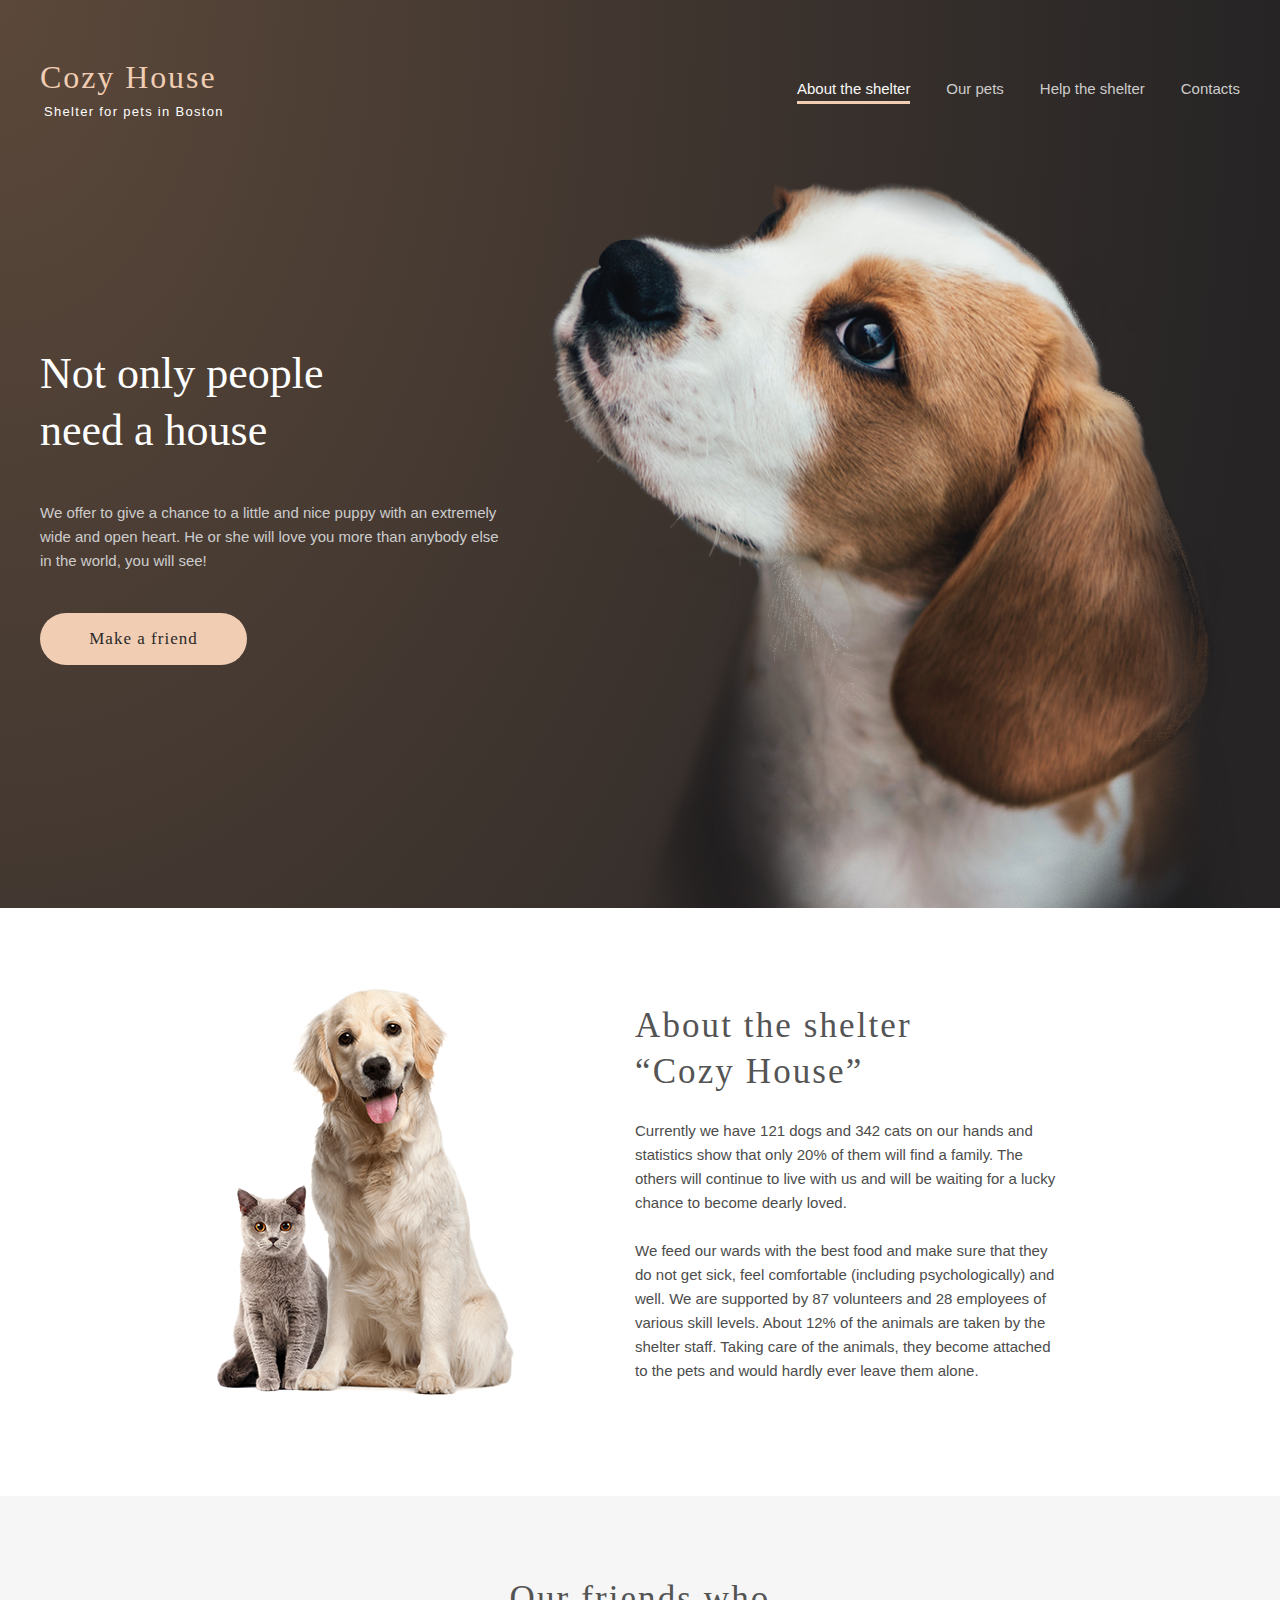
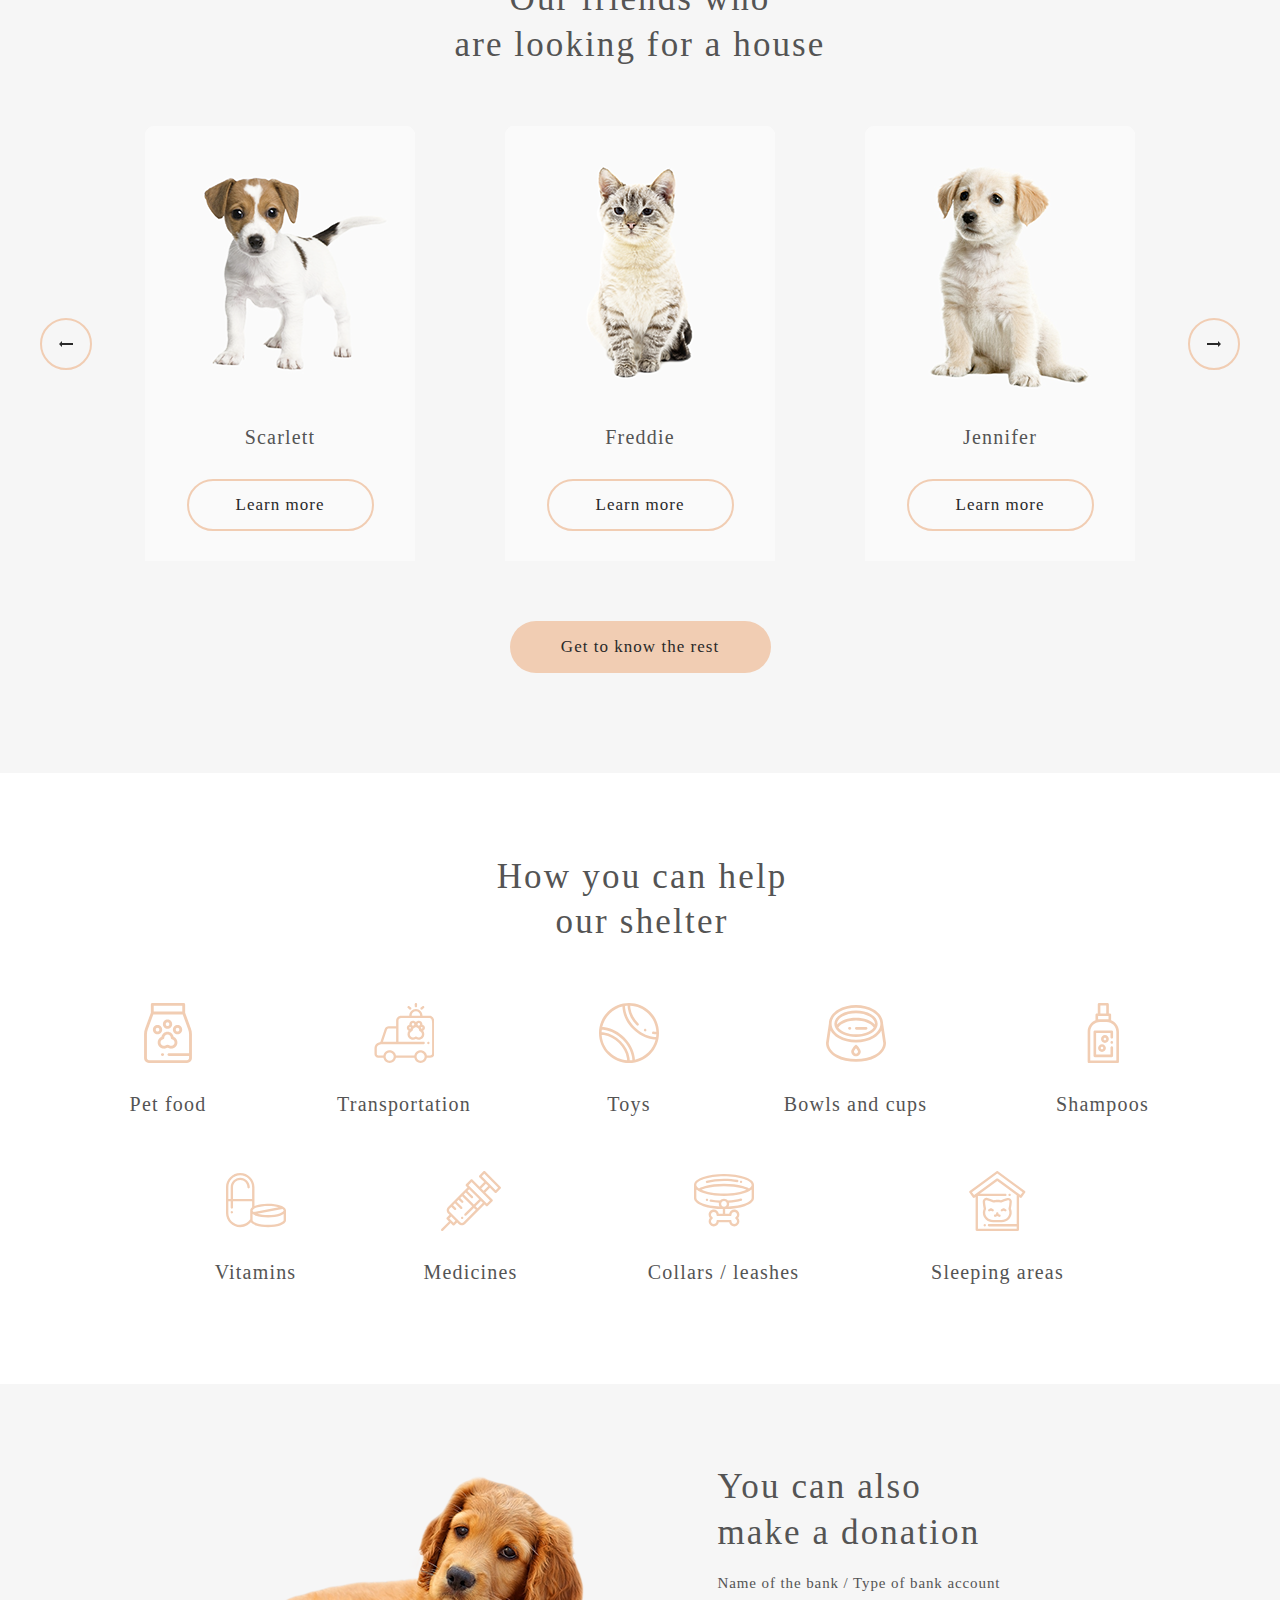
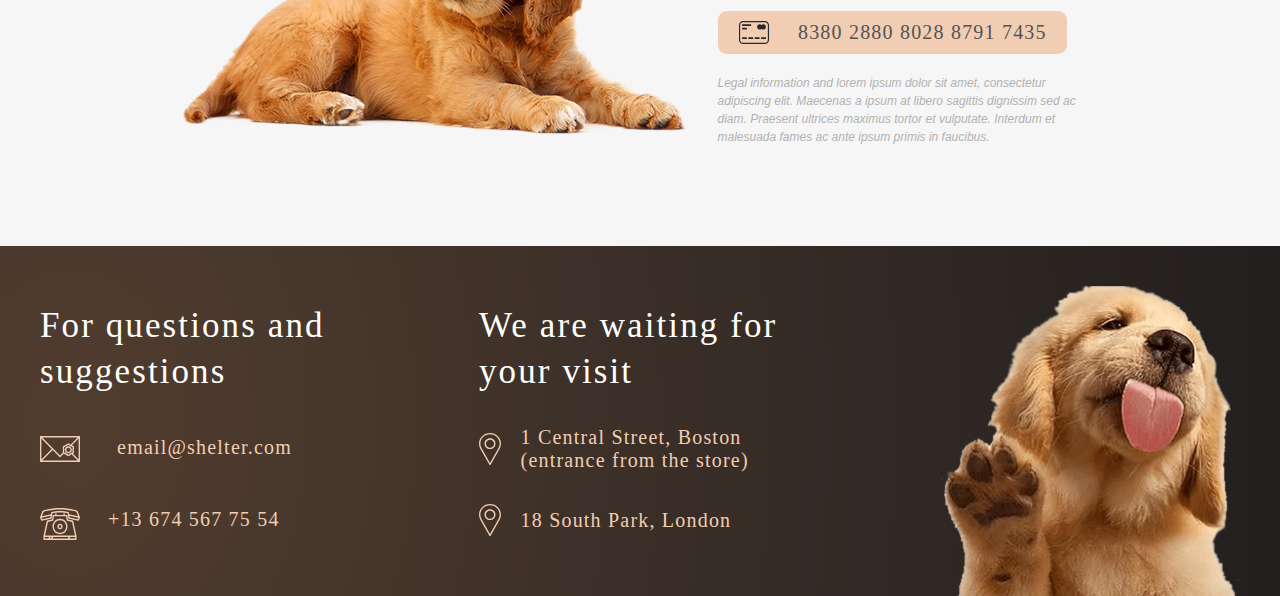
<file: pages/main/index.html>
<!DOCTYPE html>
<html lang="en">
<head>
    <meta charset="UTF-8">
    <meta http-equiv="X-UA-Compatible" content="IE=edge">
    <meta name="viewport" content="width=device-width, initial-scale=1.0">
    <meta name="viewport" content="width=device-width, initial-scale=1.0, minimum-scale=1.0, maximum-scale=1.0"> 
    <title>shelter</title>
    <link rel="stylesheet" href="../main/normalize.css">
    <link rel="stylesheet" href="../main/style.css">
</head>
<body>
    <div class="burger-menu-wrapper">
        <div class="burger-menu">
            <div class="burger-menu-links">
                <a id="active-burger-link" href="../main/index.html" class="burger-link">About the shelter</a><a href="../pets/index.html" class="burger-link">Our pets</a><a href="../main/index.html#help-block" class="burger-link">Help the shelter</a><a href="#contacts" class="burger-link">Contacts</a>
            </div>
        </div>
    </div>
    <div class="container">
        <div class="start-page">
            <div id="bkg1"></div>
            <div class="header">
                <a href="../main/index.html" class="logo">
                    <h1>Cozy House</h1>
                    <p>Shelter for pets in Boston</p>
                </a>
                <div class="burger">
                    <div></div>
                    <div></div>
                    <div></div>
                </div>
                <div class="header-links">
                    <a id="active-link" href="">About the shelter</a>
                    <a href="../pets/index.html">Our pets</a>
                    <a href="#help-block">Help the shelter</a>
                    <a href="#contacts">Contacts</a>
                </div>
            </div>
            <div class="start-page-text">
                <h2>Not only people need a house</h2>
                <p>We offer to give a chance to a little and nice puppy with an extremely wide and open heart. He or she will love you more than anybody else in the world, you will see!</p>
                <a href="#our-friends">Make a friend</a>
            </div>
            <img src="../../assets/images/start-screen-puppy.png" alt="dog image" class="start-page__image">
        </div>
        <div  class="dog-text-page">
            <div class="dog-text-page__container">
                <div class="dog-text-wrapper">
                    <img src="../../assets/images/about-pets.png" alt="dog and cat image">
                    <div class="dog-page__text">
                        <h3>About the shelter “Cozy House”</h3>
                        <p id="text1">Currently we have 121 dogs and 342 cats on our hands and statistics show that only 20% of them will find a family. The others will continue to live with us and will be waiting for a lucky chance to become dearly loved.</p>
                        <p id="text2">We feed our wards with the best food and make sure that they do not get sick, feel comfortable (including psychologically) and well. We are supported by 87 volunteers and 28 employees of various skill levels. About 12% of the animals are taken by the shelter staff. Taking care of the animals, they become attached to the pets and would hardly ever leave them alone.</p>
                    </div>
                </div>    
            </div>
        </div>
        <div id="our-friends" class="slider-page__container">
            <div id="bkg2"></div>
            <div class="slider-page">
                <h3 class="slider-page__header">Our friends who <br> are looking for a house</h3>
                <div class="slider-block">
                    <button class="button-position arrow-left"></button>
                    <div class="slider-images">
                        <div id="card1" class="slider-image__card">
                            <div class="popup_wrapper">                                
                                <div class="popup-close__wrapper">
                                    <div class="popup__close"></div>
                                    <div class="popup">                                        
                                        <img src="" alt="">
                                        <div class="popup__information">
                                            <h3></h3>
                                            <h4></h4>
                                            <p></p>
                                            <ul>
                                                <li>
                                                    <span class="bold">Age: </span> <span></span>
                                                </li>
                                                <li><span class="bold">Inoculations: </span><span></span</li>
                                                <li><span class="bold">Diseases: </span><span></span> </li>
                                                <li><span class="bold">Parasites: </span><span></span></li>
                                            </ul>
                                        </div>
                                    </div>
                                </div>
                            </div>
                            <img src="" alt="">
                            <span></span>
                            <button>Learn more</button>
                        </div>
                        <div id="card2" class="slider-image__card">
                            <div class="popup_wrapper">                                
                                <div class="popup-close__wrapper">
                                    <div class="popup__close"></div>
                                    <div class="popup">                                        
                                        <img src="" alt="">
                                        <div class="popup__information">
                                            <h3></h3>
                                            <h4></h4>
                                            <p></p>
                                            <ul>
                                                <li>
                                                    <span class="bold">Age: </span> <span></span>
                                                </li>
                                                <li><span class="bold">Inoculations: </span><span></span</li>
                                                <li><span class="bold">Diseases: </span><span></span> </li>
                                                <li><span class="bold">Parasites: </span><span></span></li>
                                            </ul>
                                        </div>
                                    </div>
                                </div>
                            </div>
                            <img src="" alt="">
                            <span></span>
                            <button>Learn more</button>
                        </div>
                        <div id="card3" class="slider-image__card">
                            <div class="popup_wrapper">                                
                                <div class="popup-close__wrapper">
                                    <div class="popup__close"></div>
                                    <div class="popup">                                        
                                        <img src="" alt="">
                                        <div class="popup__information">
                                            <h3></h3>
                                            <h4></h4>
                                            <p></p>
                                            <ul>
                                                <li>
                                                    <span class="bold">Age: </span> <span></span>
                                                </li>
                                                <li><span class="bold">Inoculations: </span><span></span</li>
                                                <li><span class="bold">Diseases: </span><span></span> </li>
                                                <li><span class="bold">Parasites: </span><span></span></li>
                                            </ul>
                                        </div>
                                    </div>
                                </div>
                            </div>
                            <img src="" alt="">
                            <span></span>
                            <button>Learn more</button>
                        </div>
                    </div>
                    <button class="button-position arrow-right"></button>
                </div>
                <a href="../pets/index.html" class="find-friend">Get to know the rest</a>
            </div>
        </div>
        <div id="help-block" class="help-block__container">
            <div class="help-block">
                <h4>How you can help <br>
                    our shelter</h4>
                <div class="help-block-icons">
                    <div class="icons-child" id="icons-child-id1">
                        <div></div>
                        <span>Pet food</span>
                    </div>
                    <div class="icons-child" id="icons-child-id2">
                        <div></div>
                        <span>Transportation</span>
                    </div>
                    <div class="icons-child" id="icons-child-id3">
                        <div></div>
                        <span>Toys</span>
                    </div>
                    <div class="icons-child" id="icons-child-id4">
                        <div></div>
                        <span>Bowls and cups</span>
                    </div>
                    <div class="icons-child" id="icons-child-id5">
                        <div></div>
                        <span>Shampoos</span>
                    </div>
                    <div class="icons-child" id="icons-child-id6">
                        <div></div>
                        <span>Vitamins</span>
                    </div>
                    <div class="icons-child" id="icons-child-id7">
                        <div></div>
                        <span>Medicines</span>
                    </div>
                    <div class="icons-child" id="icons-child-id8">
                        <div></div>
                        <span>Collars / leashes</span>
                    </div>
                    <div class="icons-child" id="icons-child-id9">
                        <div></div>
                        <span>Sleeping areas</span>
                    </div>
                </div>
            </div>
        </div>
        <div class="donation-container">
            <div id="bkg3"></div>
            <div class="donation">
                <img src="../../assets/images/donation-dog.png" alt="beauty dog">
                <div class="donation-text">
                    <h3>You can also <br> make a donation</h3>
                    <span id="donation-text1">Name of the bank / Type of bank account</span>
                    <a href=""><div class="donation-ico"></div><span>8380 2880 8028 8791 7435</span></a>
                    <span id="donation-text2">Legal information and lorem ipsum dolor sit amet, consectetur adipiscing elit. Maecenas a ipsum at libero sagittis dignissim sed ac diam. Praesent ultrices maximus tortor et vulputate. Interdum et malesuada fames ac ante ipsum primis in faucibus.</span>
                </div>
            </div>
        </div>
        <div id="contacts" class="footer-container">
            <div id="bkg4"></div>
            <div class="footer">
                <div class="footer-text">
                    <div class="footer-text__contacts">
                        <h3>For questions and suggestions</h3>
                        <a id="footer-email" href="mailto: randommail@example.com" class="footer-email">email@shelter.com</a>
                        <a id="footer-phone" href="tel: +7999999" class="footer-phone">+13 674 567 75 54</a>
                    </div>
                    <div class="footer-text__address">
                        <h3>We are waiting for your visit</h3>
                        <a href="https://goo.gl/maps/Z8vR5jVXDtgjpjt89" id="footer-adress1">1 Central Street, Boston (entrance from the store)</a>
                        <a href="https://goo.gl/maps/Z8vR5jVXDtgjpjt89" id="footer-adress2">18 South Park, London </a>
                    </div>
                </div>
                <img src="../../assets/images/footer-puppy.png" alt="dog in fotter" class="footer-dog">
            </div>
        </div>
    </div>
    
    <script src="../main/script.js"></script>
</body>
</html>
</file>
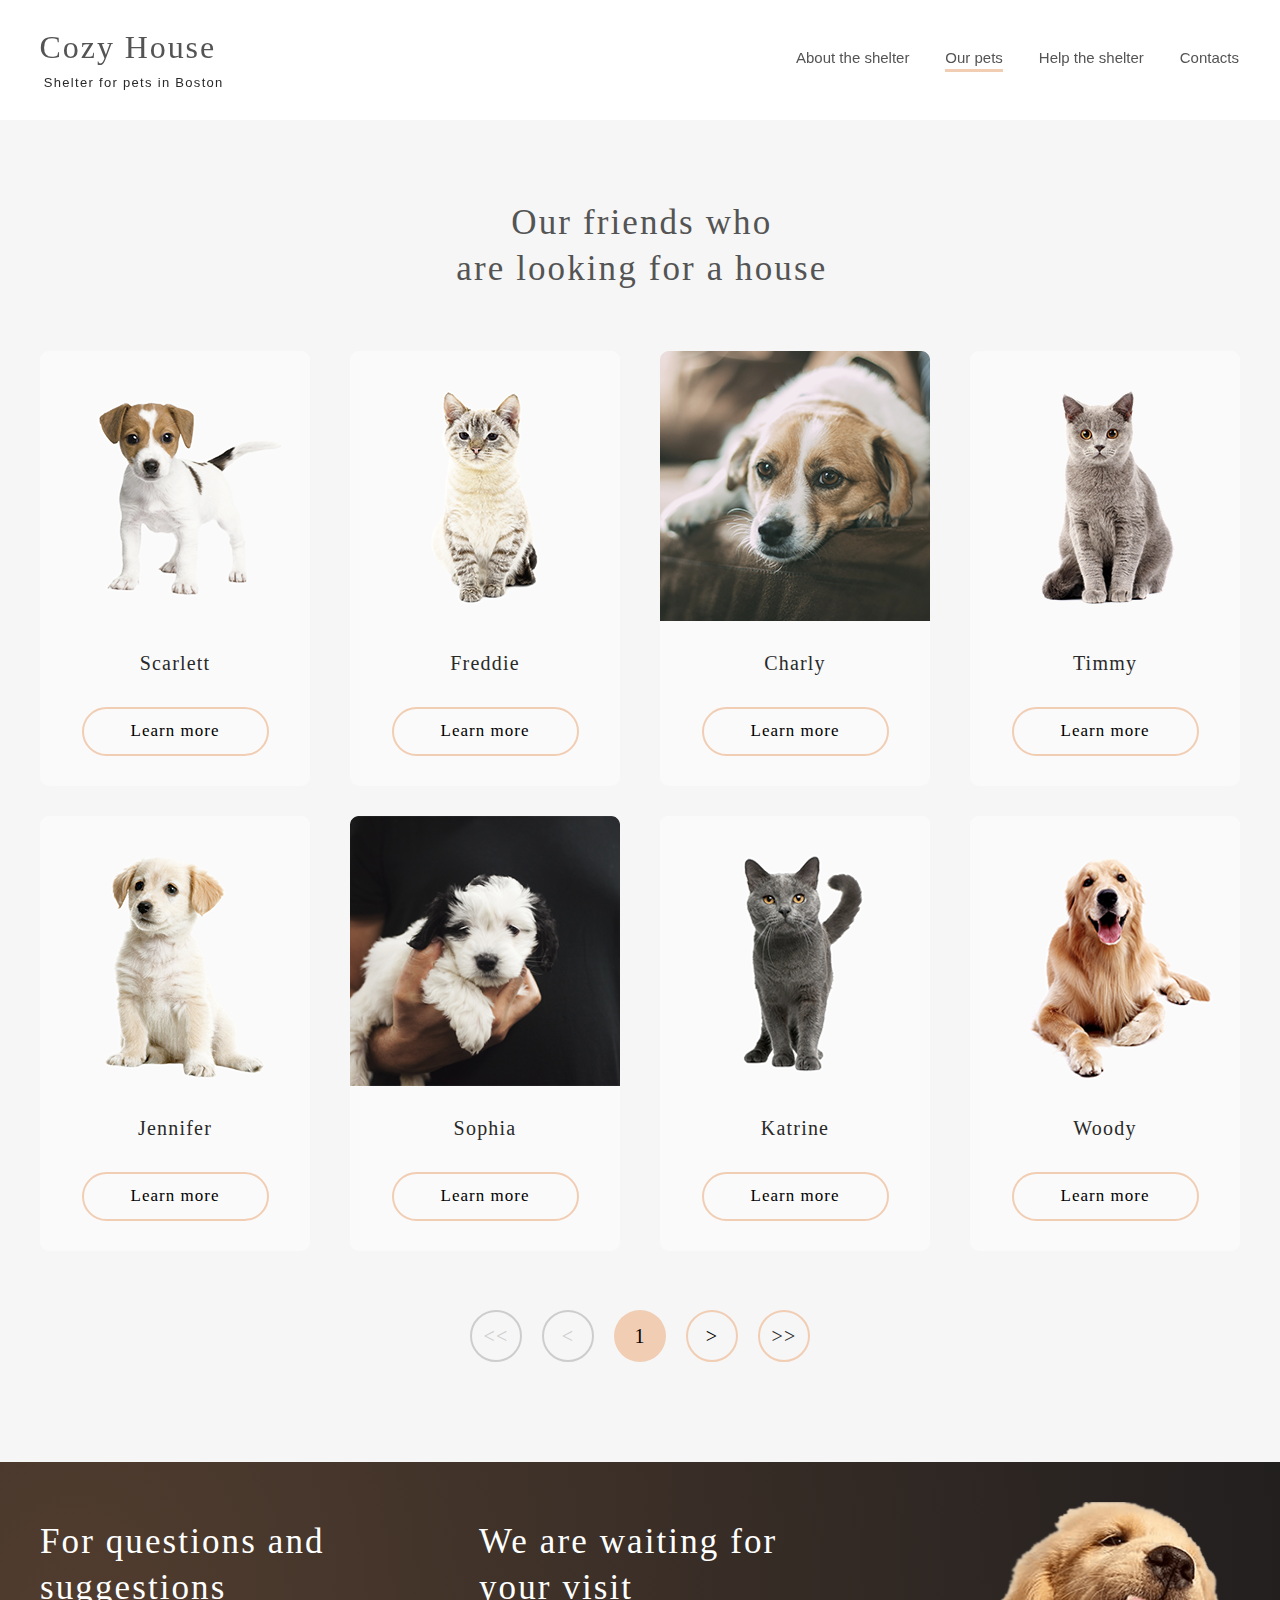
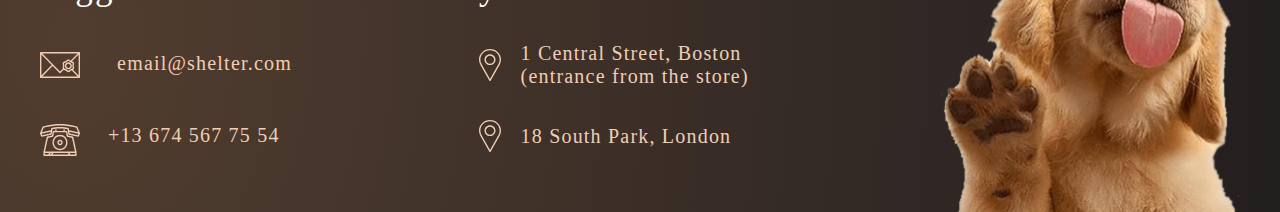
<file: pages/pets/index.html>
<!DOCTYPE html>
<html lang="ru">
<head>
    <meta charset="UTF-8">
    <meta http-equiv="X-UA-Compatible" content="IE=edge">
    <meta name="viewport" content="width=device-width, initial-scale=1.0">
    <meta name="viewport" content="width=device-width, initial-scale=1.0, minimum-scale=1.0, maximum-scale=1.0">
    <title>Our pets</title>
    <link rel="stylesheet" href="../main/normalize.css">
    <link rel="stylesheet" href="../pets/style.css">
</head>
<body>
    <div class="burger-menu-wrapper">
        <div class="burger-menu">
            <div class="burger2">
                <div></div>
                <div></div>
                <div></div>
            </div>
            <div class="burger-menu-links">
                <a  href="../main/index.html" class="burger-link">About the shelter</a><a id="active-burger-link" href="../pets/index.html" class="burger-link">Our pets</a><a href="../main/index.html#help-block" class="burger-link">Help the shelter</a><a href="#contacts" class="burger-link">Contacts</a>
            </div>
        </div>
    </div>
    <div class="container">
        <header>
            <div id="bkg0"></div>
            <a href="../main/index.html" class="header-logo">
                <h1>Cozy House</h1>
                <span>Shelter for pets in Boston</span>
            </a>
            <div class="header-links">
                <a href="../main/index.html">About the shelter</a>
                <a id="active-link" href="../pets/index.html">Our pets</a>
                <a href="../main/index.html#help-block">Help the shelter</a>
                <a href="#contacts">Contacts</a>
            </div>
            <div class="burger">
                <div></div>
                <div></div>
                <div></div>
            </div>
        </header>
        <div class="animals-container">
            <div id="bkg1"></div>
            <div class="animals">
                <h3>Our friends who <br>
                    are looking for a house
                </h3>
                <div class="animals-choice animals-card-container">
                    <div class="animals-card"><img src="" alt=""><span></span><button>Learn more</button><div class="popup_wrapper">                                
                        <div class="popup-close__wrapper">
                            <div class="popup__close"></div>
                            <div class="popup">                                        
                                <img src="" alt="">
                                <div class="popup__information">
                                    <h3></h3>
                                    <h4></h4>
                                    <p></p>
                                    <ul>
                                        <li>
                                            <span class="bold">Age: </span> <span></span>
                                        </li>
                                        <li><span class="bold">Inoculations: </span><span></span</li>
                                        <li><span class="bold">Diseases: </span><span></span> </li>
                                        <li><span class="bold">Parasites: </span><span></span></li>
                                    </ul>
                                </div>
                            </div>
                        </div>
                    </div></div>
                    <div class="animals-card"><img src="" alt=""><span></span><button>Learn more</button><div class="popup_wrapper">                                
                        <div class="popup-close__wrapper">
                            <div class="popup__close"></div>
                            <div class="popup">                                        
                                <img src="" alt="">
                                <div class="popup__information">
                                    <h3></h3>
                                    <h4></h4>
                                    <p></p>
                                    <ul>
                                        <li>
                                            <span class="bold">Age: </span> <span></span>
                                        </li>
                                        <li><span class="bold">Inoculations: </span><span></span</li>
                                        <li><span class="bold">Diseases: </span><span></span> </li>
                                        <li><span class="bold">Parasites: </span><span></span></li>
                                    </ul>
                                </div>
                            </div>
                        </div>
                    </div></div>
                    <div class="animals-card"><img src="" alt=""><span></span><button>Learn more</button><div class="popup_wrapper">                                
                        <div class="popup-close__wrapper">
                            <div class="popup__close"></div>
                            <div class="popup">                                        
                                <img src="" alt="">
                                <div class="popup__information">
                                    <h3></h3>
                                    <h4></h4>
                                    <p></p>
                                    <ul>
                                        <li>
                                            <span class="bold">Age: </span> <span></span>
                                        </li>
                                        <li><span class="bold">Inoculations: </span><span></span</li>
                                        <li><span class="bold">Diseases: </span><span></span> </li>
                                        <li><span class="bold">Parasites: </span><span></span></li>
                                    </ul>
                                </div>
                            </div>
                        </div>
                    </div></div>
                    <div class="animals-card"><img src="" alt=""><span></span><button>Learn more</button><div class="popup_wrapper">                                
                        <div class="popup-close__wrapper">
                            <div class="popup__close"></div>
                            <div class="popup">                                        
                                <img src="" alt="">
                                <div class="popup__information">
                                    <h3></h3>
                                    <h4></h4>
                                    <p></p>
                                    <ul>
                                        <li>
                                            <span class="bold">Age: </span> <span></span>
                                        </li>
                                        <li><span class="bold">Inoculations: </span><span></span</li>
                                        <li><span class="bold">Diseases: </span><span></span> </li>
                                        <li><span class="bold">Parasites: </span><span></span></li>
                                    </ul>
                                </div>
                            </div>
                        </div>
                    </div></div>
                    <div class="animals-card"><img src="" alt=""><span></span><button>Learn more</button><div class="popup_wrapper">                                
                        <div class="popup-close__wrapper">
                            <div class="popup__close"></div>
                            <div class="popup">                                        
                                <img src="" alt="">
                                <div class="popup__information">
                                    <h3></h3>
                                    <h4></h4>
                                    <p></p>
                                    <ul>
                                        <li>
                                            <span class="bold">Age: </span> <span></span>
                                        </li>
                                        <li><span class="bold">Inoculations: </span><span></span</li>
                                        <li><span class="bold">Diseases: </span><span></span> </li>
                                        <li><span class="bold">Parasites: </span><span></span></li>
                                    </ul>
                                </div>
                            </div>
                        </div>
                    </div></div>
                    <div class="animals-card"><img src="" alt=""><span></span><button>Learn more</button><div class="popup_wrapper">                                
                        <div class="popup-close__wrapper">
                            <div class="popup__close"></div>
                            <div class="popup">                                        
                                <img src="" alt="">
                                <div class="popup__information">
                                    <h3></h3>
                                    <h4></h4>
                                    <p></p>
                                    <ul>
                                        <li>
                                            <span class="bold">Age: </span> <span></span>
                                        </li>
                                        <li><span class="bold">Inoculations: </span><span></span</li>
                                        <li><span class="bold">Diseases: </span><span></span> </li>
                                        <li><span class="bold">Parasites: </span><span></span></li>
                                    </ul>
                                </div>
                            </div>
                        </div>
                    </div></div>
                    <div class="animals-card"><img src="" alt=""><span></span><button>Learn more</button><div class="popup_wrapper">                                
                        <div class="popup-close__wrapper">
                            <div class="popup__close"></div>
                            <div class="popup">                                        
                                <img src="" alt="">
                                <div class="popup__information">
                                    <h3></h3>
                                    <h4></h4>
                                    <p></p>
                                    <ul>
                                        <li>
                                            <span class="bold">Age: </span> <span></span>
                                        </li>
                                        <li><span class="bold">Inoculations: </span><span></span</li>
                                        <li><span class="bold">Diseases: </span><span></span> </li>
                                        <li><span class="bold">Parasites: </span><span></span></li>
                                    </ul>
                                </div>
                            </div>
                        </div>
                    </div></div>
                    <div class="animals-card"><img src="" alt=""><span></span><button>Learn more</button><div class="popup_wrapper">                                
                        <div class="popup-close__wrapper">
                            <div class="popup__close"></div>
                            <div class="popup">                                        
                                <img src="" alt="">
                                <div class="popup__information">
                                    <h3></h3>
                                    <h4></h4>
                                    <p></p>
                                    <ul>
                                        <li>
                                            <span class="bold">Age: </span> <span></span>
                                        </li>
                                        <li><span class="bold">Inoculations: </span><span></span</li>
                                        <li><span class="bold">Diseases: </span><span></span> </li>
                                        <li><span class="bold">Parasites: </span><span></span></li>
                                    </ul>
                                </div>
                            </div>
                        </div>
                    </div></div>
                </div>
                <div class="animals-choice animals-card-container animals-card-container__disable">
                    <div class="animals-card"><img src="" alt=""><span></span><button>Learn more</button><div class="popup_wrapper">                                
                        <div class="popup-close__wrapper">
                            <div class="popup__close"></div>
                            <div class="popup">                                        
                                <img src="" alt="">
                                <div class="popup__information">
                                    <h3></h3>
                                    <h4></h4>
                                    <p></p>
                                    <ul>
                                        <li>
                                            <span class="bold">Age: </span> <span></span>
                                        </li>
                                        <li><span class="bold">Inoculations: </span><span></span</li>
                                        <li><span class="bold">Diseases: </span><span></span> </li>
                                        <li><span class="bold">Parasites: </span><span></span></li>
                                    </ul>
                                </div>
                            </div>
                        </div>
                    </div></div>
                    <div class="animals-card"><img src="" alt=""><span></span><button>Learn more</button><div class="popup_wrapper">                                
                        <div class="popup-close__wrapper">
                            <div class="popup__close"></div>
                            <div class="popup">                                        
                                <img src="" alt="">
                                <div class="popup__information">
                                    <h3></h3>
                                    <h4></h4>
                                    <p></p>
                                    <ul>
                                        <li>
                                            <span class="bold">Age: </span> <span></span>
                                        </li>
                                        <li><span class="bold">Inoculations: </span><span></span</li>
                                        <li><span class="bold">Diseases: </span><span></span> </li>
                                        <li><span class="bold">Parasites: </span><span></span></li>
                                    </ul>
                                </div>
                            </div>
                        </div>
                    </div></div>
                    <div class="animals-card"><img src="" alt=""><span></span><button>Learn more</button><div class="popup_wrapper">                                
                        <div class="popup-close__wrapper">
                            <div class="popup__close"></div>
                            <div class="popup">                                        
                                <img src="" alt="">
                                <div class="popup__information">
                                    <h3></h3>
                                    <h4></h4>
                                    <p></p>
                                    <ul>
                                        <li>
                                            <span class="bold">Age: </span> <span></span>
                                        </li>
                                        <li><span class="bold">Inoculations: </span><span></span</li>
                                        <li><span class="bold">Diseases: </span><span></span> </li>
                                        <li><span class="bold">Parasites: </span><span></span></li>
                                    </ul>
                                </div>
                            </div>
                        </div>
                    </div></div>
                    <div class="animals-card"><img src="" alt=""><span></span><button>Learn more</button><div class="popup_wrapper">                                
                        <div class="popup-close__wrapper">
                            <div class="popup__close"></div>
                            <div class="popup">                                        
                                <img src="" alt="">
                                <div class="popup__information">
                                    <h3></h3>
                                    <h4></h4>
                                    <p></p>
                                    <ul>
                                        <li>
                                            <span class="bold">Age: </span> <span></span>
                                        </li>
                                        <li><span class="bold">Inoculations: </span><span></span</li>
                                        <li><span class="bold">Diseases: </span><span></span> </li>
                                        <li><span class="bold">Parasites: </span><span></span></li>
                                    </ul>
                                </div>
                            </div>
                        </div>
                    </div></div>
                    <div class="animals-card"><img src="" alt=""><span></span><button>Learn more</button><div class="popup_wrapper">                                
                        <div class="popup-close__wrapper">
                            <div class="popup__close"></div>
                            <div class="popup">                                        
                                <img src="" alt="">
                                <div class="popup__information">
                                    <h3></h3>
                                    <h4></h4>
                                    <p></p>
                                    <ul>
                                        <li>
                                            <span class="bold">Age: </span> <span></span>
                                        </li>
                                        <li><span class="bold">Inoculations: </span><span></span</li>
                                        <li><span class="bold">Diseases: </span><span></span> </li>
                                        <li><span class="bold">Parasites: </span><span></span></li>
                                    </ul>
                                </div>
                            </div>
                        </div>
                    </div></div>
                    <div class="animals-card"><img src="" alt=""><span></span><button>Learn more</button><div class="popup_wrapper">                                
                        <div class="popup-close__wrapper">
                            <div class="popup__close"></div>
                            <div class="popup">                                        
                                <img src="" alt="">
                                <div class="popup__information">
                                    <h3></h3>
                                    <h4></h4>
                                    <p></p>
                                    <ul>
                                        <li>
                                            <span class="bold">Age: </span> <span></span>
                                        </li>
                                        <li><span class="bold">Inoculations: </span><span></span</li>
                                        <li><span class="bold">Diseases: </span><span></span> </li>
                                        <li><span class="bold">Parasites: </span><span></span></li>
                                    </ul>
                                </div>
                            </div>
                        </div>
                    </div></div>
                    <div class="animals-card"><img src="" alt=""><span></span><button>Learn more</button><div class="popup_wrapper">                                
                        <div class="popup-close__wrapper">
                            <div class="popup__close"></div>
                            <div class="popup">                                        
                                <img src="" alt="">
                                <div class="popup__information">
                                    <h3></h3>
                                    <h4></h4>
                                    <p></p>
                                    <ul>
                                        <li>
                                            <span class="bold">Age: </span> <span></span>
                                        </li>
                                        <li><span class="bold">Inoculations: </span><span></span</li>
                                        <li><span class="bold">Diseases: </span><span></span> </li>
                                        <li><span class="bold">Parasites: </span><span></span></li>
                                    </ul>
                                </div>
                            </div>
                        </div>
                    </div></div>
                    <div class="animals-card"><img src="" alt=""><span></span><button>Learn more</button><div class="popup_wrapper">                                
                        <div class="popup-close__wrapper">
                            <div class="popup__close"></div>
                            <div class="popup">                                        
                                <img src="" alt="">
                                <div class="popup__information">
                                    <h3></h3>
                                    <h4></h4>
                                    <p></p>
                                    <ul>
                                        <li>
                                            <span class="bold">Age: </span> <span></span>
                                        </li>
                                        <li><span class="bold">Inoculations: </span><span></span</li>
                                        <li><span class="bold">Diseases: </span><span></span> </li>
                                        <li><span class="bold">Parasites: </span><span></span></li>
                                    </ul>
                                </div>
                            </div>
                        </div>
                    </div></div>
                </div>
                <div class="animals-choice animals-card-container animals-card-container__disable">
                    <div class="animals-card"><img src="" alt=""><span></span><button>Learn more</button><div class="popup_wrapper">                                
                        <div class="popup-close__wrapper">
                            <div class="popup__close"></div>
                            <div class="popup">                                        
                                <img src="" alt="">
                                <div class="popup__information">
                                    <h3></h3>
                                    <h4></h4>
                                    <p></p>
                                    <ul>
                                        <li>
                                            <span class="bold">Age: </span> <span></span>
                                        </li>
                                        <li><span class="bold">Inoculations: </span><span></span</li>
                                        <li><span class="bold">Diseases: </span><span></span> </li>
                                        <li><span class="bold">Parasites: </span><span></span></li>
                                    </ul>
                                </div>
                            </div>
                        </div>
                    </div></div>
                    <div class="animals-card"><img src="" alt=""><span></span><button>Learn more</button><div class="popup_wrapper">                                
                        <div class="popup-close__wrapper">
                            <div class="popup__close"></div>
                            <div class="popup">                                        
                                <img src="" alt="">
                                <div class="popup__information">
                                    <h3></h3>
                                    <h4></h4>
                                    <p></p>
                                    <ul>
                                        <li>
                                            <span class="bold">Age: </span> <span></span>
                                        </li>
                                        <li><span class="bold">Inoculations: </span><span></span</li>
                                        <li><span class="bold">Diseases: </span><span></span> </li>
                                        <li><span class="bold">Parasites: </span><span></span></li>
                                    </ul>
                                </div>
                            </div>
                        </div>
                    </div></div>
                    <div class="animals-card"><img src="" alt=""><span></span><button>Learn more</button><div class="popup_wrapper">                                
                        <div class="popup-close__wrapper">
                            <div class="popup__close"></div>
                            <div class="popup">                                        
                                <img src="" alt="">
                                <div class="popup__information">
                                    <h3></h3>
                                    <h4></h4>
                                    <p></p>
                                    <ul>
                                        <li>
                                            <span class="bold">Age: </span> <span></span>
                                        </li>
                                        <li><span class="bold">Inoculations: </span><span></span</li>
                                        <li><span class="bold">Diseases: </span><span></span> </li>
                                        <li><span class="bold">Parasites: </span><span></span></li>
                                    </ul>
                                </div>
                            </div>
                        </div>
                    </div></div>
                    <div class="animals-card"><img src="" alt=""><span></span><button>Learn more</button><div class="popup_wrapper">                                
                        <div class="popup-close__wrapper">
                            <div class="popup__close"></div>
                            <div class="popup">                                        
                                <img src="" alt="">
                                <div class="popup__information">
                                    <h3></h3>
                                    <h4></h4>
                                    <p></p>
                                    <ul>
                                        <li>
                                            <span class="bold">Age: </span> <span></span>
                                        </li>
                                        <li><span class="bold">Inoculations: </span><span></span</li>
                                        <li><span class="bold">Diseases: </span><span></span> </li>
                                        <li><span class="bold">Parasites: </span><span></span></li>
                                    </ul>
                                </div>
                            </div>
                        </div>
                    </div></div>
                    <div class="animals-card"><img src="" alt=""><span></span><button>Learn more</button><div class="popup_wrapper">                                
                        <div class="popup-close__wrapper">
                            <div class="popup__close"></div>
                            <div class="popup">                                        
                                <img src="" alt="">
                                <div class="popup__information">
                                    <h3></h3>
                                    <h4></h4>
                                    <p></p>
                                    <ul>
                                        <li>
                                            <span class="bold">Age: </span> <span></span>
                                        </li>
                                        <li><span class="bold">Inoculations: </span><span></span</li>
                                        <li><span class="bold">Diseases: </span><span></span> </li>
                                        <li><span class="bold">Parasites: </span><span></span></li>
                                    </ul>
                                </div>
                            </div>
                        </div>
                    </div></div>
                    <div class="animals-card"><img src="" alt=""><span></span><button>Learn more</button><div class="popup_wrapper">                                
                        <div class="popup-close__wrapper">
                            <div class="popup__close"></div>
                            <div class="popup">                                        
                                <img src="" alt="">
                                <div class="popup__information">
                                    <h3></h3>
                                    <h4></h4>
                                    <p></p>
                                    <ul>
                                        <li>
                                            <span class="bold">Age: </span> <span></span>
                                        </li>
                                        <li><span class="bold">Inoculations: </span><span></span</li>
                                        <li><span class="bold">Diseases: </span><span></span> </li>
                                        <li><span class="bold">Parasites: </span><span></span></li>
                                    </ul>
                                </div>
                            </div>
                        </div>
                    </div></div>
                    <div class="animals-card"><img src="" alt=""><span></span><button>Learn more</button><div class="popup_wrapper">                                
                        <div class="popup-close__wrapper">
                            <div class="popup__close"></div>
                            <div class="popup">                                        
                                <img src="" alt="">
                                <div class="popup__information">
                                    <h3></h3>
                                    <h4></h4>
                                    <p></p>
                                    <ul>
                                        <li>
                                            <span class="bold">Age: </span> <span></span>
                                        </li>
                                        <li><span class="bold">Inoculations: </span><span></span</li>
                                        <li><span class="bold">Diseases: </span><span></span> </li>
                                        <li><span class="bold">Parasites: </span><span></span></li>
                                    </ul>
                                </div>
                            </div>
                        </div>
                    </div></div>
                    <div class="animals-card"><img src="" alt=""><span></span><button>Learn more</button><div class="popup_wrapper">                                
                        <div class="popup-close__wrapper">
                            <div class="popup__close"></div>
                            <div class="popup">                                        
                                <img src="" alt="">
                                <div class="popup__information">
                                    <h3></h3>
                                    <h4></h4>
                                    <p></p>
                                    <ul>
                                        <li>
                                            <span class="bold">Age: </span> <span></span>
                                        </li>
                                        <li><span class="bold">Inoculations: </span><span></span</li>
                                        <li><span class="bold">Diseases: </span><span></span> </li>
                                        <li><span class="bold">Parasites: </span><span></span></li>
                                    </ul>
                                </div>
                            </div>
                        </div>
                    </div></div>
                </div>
                <div class="animals-choice animals-card-container animals-card-container__disable">
                    <div class="animals-card"><img src="" alt=""><span></span><button>Learn more</button><div class="popup_wrapper">                                
                        <div class="popup-close__wrapper">
                            <div class="popup__close"></div>
                            <div class="popup">                                        
                                <img src="" alt="">
                                <div class="popup__information">
                                    <h3></h3>
                                    <h4></h4>
                                    <p></p>
                                    <ul>
                                        <li>
                                            <span class="bold">Age: </span> <span></span>
                                        </li>
                                        <li><span class="bold">Inoculations: </span><span></span</li>
                                        <li><span class="bold">Diseases: </span><span></span> </li>
                                        <li><span class="bold">Parasites: </span><span></span></li>
                                    </ul>
                                </div>
                            </div>
                        </div>
                    </div></div>
                    <div class="animals-card"><img src="" alt=""><span></span><button>Learn more</button><div class="popup_wrapper">                                
                        <div class="popup-close__wrapper">
                            <div class="popup__close"></div>
                            <div class="popup">                                        
                                <img src="" alt="">
                                <div class="popup__information">
                                    <h3></h3>
                                    <h4></h4>
                                    <p></p>
                                    <ul>
                                        <li>
                                            <span class="bold">Age: </span> <span></span>
                                        </li>
                                        <li><span class="bold">Inoculations: </span><span></span</li>
                                        <li><span class="bold">Diseases: </span><span></span> </li>
                                        <li><span class="bold">Parasites: </span><span></span></li>
                                    </ul>
                                </div>
                            </div>
                        </div>
                    </div></div>
                    <div class="animals-card"><img src="" alt=""><span></span><button>Learn more</button><div class="popup_wrapper">                                
                        <div class="popup-close__wrapper">
                            <div class="popup__close"></div>
                            <div class="popup">                                        
                                <img src="" alt="">
                                <div class="popup__information">
                                    <h3></h3>
                                    <h4></h4>
                                    <p></p>
                                    <ul>
                                        <li>
                                            <span class="bold">Age: </span> <span></span>
                                        </li>
                                        <li><span class="bold">Inoculations: </span><span></span</li>
                                        <li><span class="bold">Diseases: </span><span></span> </li>
                                        <li><span class="bold">Parasites: </span><span></span></li>
                                    </ul>
                                </div>
                            </div>
                        </div>
                    </div></div>
                    <div class="animals-card"><img src="" alt=""><span></span><button>Learn more</button><div class="popup_wrapper">                                
                        <div class="popup-close__wrapper">
                            <div class="popup__close"></div>
                            <div class="popup">                                        
                                <img src="" alt="">
                                <div class="popup__information">
                                    <h3></h3>
                                    <h4></h4>
                                    <p></p>
                                    <ul>
                                        <li>
                                            <span class="bold">Age: </span> <span></span>
                                        </li>
                                        <li><span class="bold">Inoculations: </span><span></span</li>
                                        <li><span class="bold">Diseases: </span><span></span> </li>
                                        <li><span class="bold">Parasites: </span><span></span></li>
                                    </ul>
                                </div>
                            </div>
                        </div>
                    </div></div>
                    <div class="animals-card"><img src="" alt=""><span></span><button>Learn more</button><div class="popup_wrapper">                                
                        <div class="popup-close__wrapper">
                            <div class="popup__close"></div>
                            <div class="popup">                                        
                                <img src="" alt="">
                                <div class="popup__information">
                                    <h3></h3>
                                    <h4></h4>
                                    <p></p>
                                    <ul>
                                        <li>
                                            <span class="bold">Age: </span> <span></span>
                                        </li>
                                        <li><span class="bold">Inoculations: </span><span></span</li>
                                        <li><span class="bold">Diseases: </span><span></span> </li>
                                        <li><span class="bold">Parasites: </span><span></span></li>
                                    </ul>
                                </div>
                            </div>
                        </div>
                    </div></div>
                    <div class="animals-card"><img src="" alt=""><span></span><button>Learn more</button><div class="popup_wrapper">                                
                        <div class="popup-close__wrapper">
                            <div class="popup__close"></div>
                            <div class="popup">                                        
                                <img src="" alt="">
                                <div class="popup__information">
                                    <h3></h3>
                                    <h4></h4>
                                    <p></p>
                                    <ul>
                                        <li>
                                            <span class="bold">Age: </span> <span></span>
                                        </li>
                                        <li><span class="bold">Inoculations: </span><span></span</li>
                                        <li><span class="bold">Diseases: </span><span></span> </li>
                                        <li><span class="bold">Parasites: </span><span></span></li>
                                    </ul>
                                </div>
                            </div>
                        </div>
                    </div></div>
                    <div class="animals-card"><img src="" alt=""><span></span><button>Learn more</button><div class="popup_wrapper">                                
                        <div class="popup-close__wrapper">
                            <div class="popup__close"></div>
                            <div class="popup">                                        
                                <img src="" alt="">
                                <div class="popup__information">
                                    <h3></h3>
                                    <h4></h4>
                                    <p></p>
                                    <ul>
                                        <li>
                                            <span class="bold">Age: </span> <span></span>
                                        </li>
                                        <li><span class="bold">Inoculations: </span><span></span</li>
                                        <li><span class="bold">Diseases: </span><span></span> </li>
                                        <li><span class="bold">Parasites: </span><span></span></li>
                                    </ul>
                                </div>
                            </div>
                        </div>
                    </div></div>
                    <div class="animals-card"><img src="" alt=""><span></span><button>Learn more</button><div class="popup_wrapper">                                
                        <div class="popup-close__wrapper">
                            <div class="popup__close"></div>
                            <div class="popup">                                        
                                <img src="" alt="">
                                <div class="popup__information">
                                    <h3></h3>
                                    <h4></h4>
                                    <p></p>
                                    <ul>
                                        <li>
                                            <span class="bold">Age: </span> <span></span>
                                        </li>
                                        <li><span class="bold">Inoculations: </span><span></span</li>
                                        <li><span class="bold">Diseases: </span><span></span> </li>
                                        <li><span class="bold">Parasites: </span><span></span></li>
                                    </ul>
                                </div>
                            </div>
                        </div>
                    </div></div>
                </div>
                <div class="animals-choice animals-card-container animals-card-container__disable">
                    <div class="animals-card"><img src="" alt=""><span></span><button>Learn more</button><div class="popup_wrapper">                                
                        <div class="popup-close__wrapper">
                            <div class="popup__close"></div>
                            <div class="popup">                                        
                                <img src="" alt="">
                                <div class="popup__information">
                                    <h3></h3>
                                    <h4></h4>
                                    <p></p>
                                    <ul>
                                        <li>
                                            <span class="bold">Age: </span> <span></span>
                                        </li>
                                        <li><span class="bold">Inoculations: </span><span></span</li>
                                        <li><span class="bold">Diseases: </span><span></span> </li>
                                        <li><span class="bold">Parasites: </span><span></span></li>
                                    </ul>
                                </div>
                            </div>
                        </div>
                    </div></div>
                    <div class="animals-card"><img src="" alt=""><span></span><button>Learn more</button><div class="popup_wrapper">                                
                        <div class="popup-close__wrapper">
                            <div class="popup__close"></div>
                            <div class="popup">                                        
                                <img src="" alt="">
                                <div class="popup__information">
                                    <h3></h3>
                                    <h4></h4>
                                    <p></p>
                                    <ul>
                                        <li>
                                            <span class="bold">Age: </span> <span></span>
                                        </li>
                                        <li><span class="bold">Inoculations: </span><span></span</li>
                                        <li><span class="bold">Diseases: </span><span></span> </li>
                                        <li><span class="bold">Parasites: </span><span></span></li>
                                    </ul>
                                </div>
                            </div>
                        </div>
                    </div></div>
                    <div class="animals-card"><img src="" alt=""><span></span><button>Learn more</button><div class="popup_wrapper">                                
                        <div class="popup-close__wrapper">
                            <div class="popup__close"></div>
                            <div class="popup">                                        
                                <img src="" alt="">
                                <div class="popup__information">
                                    <h3></h3>
                                    <h4></h4>
                                    <p></p>
                                    <ul>
                                        <li>
                                            <span class="bold">Age: </span> <span></span>
                                        </li>
                                        <li><span class="bold">Inoculations: </span><span></span</li>
                                        <li><span class="bold">Diseases: </span><span></span> </li>
                                        <li><span class="bold">Parasites: </span><span></span></li>
                                    </ul>
                                </div>
                            </div>
                        </div>
                    </div></div>
                    <div class="animals-card"><img src="" alt=""><span></span><button>Learn more</button><div class="popup_wrapper">                                
                        <div class="popup-close__wrapper">
                            <div class="popup__close"></div>
                            <div class="popup">                                        
                                <img src="" alt="">
                                <div class="popup__information">
                                    <h3></h3>
                                    <h4></h4>
                                    <p></p>
                                    <ul>
                                        <li>
                                            <span class="bold">Age: </span> <span></span>
                                        </li>
                                        <li><span class="bold">Inoculations: </span><span></span</li>
                                        <li><span class="bold">Diseases: </span><span></span> </li>
                                        <li><span class="bold">Parasites: </span><span></span></li>
                                    </ul>
                                </div>
                            </div>
                        </div>
                    </div></div>
                    <div class="animals-card"><img src="" alt=""><span></span><button>Learn more</button><div class="popup_wrapper">                                
                        <div class="popup-close__wrapper">
                            <div class="popup__close"></div>
                            <div class="popup">                                        
                                <img src="" alt="">
                                <div class="popup__information">
                                    <h3></h3>
                                    <h4></h4>
                                    <p></p>
                                    <ul>
                                        <li>
                                            <span class="bold">Age: </span> <span></span>
                                        </li>
                                        <li><span class="bold">Inoculations: </span><span></span</li>
                                        <li><span class="bold">Diseases: </span><span></span> </li>
                                        <li><span class="bold">Parasites: </span><span></span></li>
                                    </ul>
                                </div>
                            </div>
                        </div>
                    </div></div>
                    <div class="animals-card"><img src="" alt=""><span></span><button>Learn more</button><div class="popup_wrapper">                                
                        <div class="popup-close__wrapper">
                            <div class="popup__close"></div>
                            <div class="popup">                                        
                                <img src="" alt="">
                                <div class="popup__information">
                                    <h3></h3>
                                    <h4></h4>
                                    <p></p>
                                    <ul>
                                        <li>
                                            <span class="bold">Age: </span> <span></span>
                                        </li>
                                        <li><span class="bold">Inoculations: </span><span></span</li>
                                        <li><span class="bold">Diseases: </span><span></span> </li>
                                        <li><span class="bold">Parasites: </span><span></span></li>
                                    </ul>
                                </div>
                            </div>
                        </div>
                    </div></div>
                    <div class="animals-card"><img src="" alt=""><span></span><button>Learn more</button><div class="popup_wrapper">                                
                        <div class="popup-close__wrapper">
                            <div class="popup__close"></div>
                            <div class="popup">                                        
                                <img src="" alt="">
                                <div class="popup__information">
                                    <h3></h3>
                                    <h4></h4>
                                    <p></p>
                                    <ul>
                                        <li>
                                            <span class="bold">Age: </span> <span></span>
                                        </li>
                                        <li><span class="bold">Inoculations: </span><span></span</li>
                                        <li><span class="bold">Diseases: </span><span></span> </li>
                                        <li><span class="bold">Parasites: </span><span></span></li>
                                    </ul>
                                </div>
                            </div>
                        </div>
                    </div></div>
                    <div class="animals-card"><img src="" alt=""><span></span><button>Learn more</button><div class="popup_wrapper">                                
                        <div class="popup-close__wrapper">
                            <div class="popup__close"></div>
                            <div class="popup">                                        
                                <img src="" alt="">
                                <div class="popup__information">
                                    <h3></h3>
                                    <h4></h4>
                                    <p></p>
                                    <ul>
                                        <li>
                                            <span class="bold">Age: </span> <span></span>
                                        </li>
                                        <li><span class="bold">Inoculations: </span><span></span</li>
                                        <li><span class="bold">Diseases: </span><span></span> </li>
                                        <li><span class="bold">Parasites: </span><span></span></li>
                                    </ul>
                                </div>
                            </div>
                        </div>
                    </div></div>
                </div>
                <div class="animals-choice animals-card-container animals-card-container__disable">
                    <div class="animals-card"><img src="" alt=""><span></span><button>Learn more</button><div class="popup_wrapper">                                
                        <div class="popup-close__wrapper">
                            <div class="popup__close"></div>
                            <div class="popup">                                        
                                <img src="" alt="">
                                <div class="popup__information">
                                    <h3></h3>
                                    <h4></h4>
                                    <p></p>
                                    <ul>
                                        <li>
                                            <span class="bold">Age: </span> <span></span>
                                        </li>
                                        <li><span class="bold">Inoculations: </span><span></span</li>
                                        <li><span class="bold">Diseases: </span><span></span> </li>
                                        <li><span class="bold">Parasites: </span><span></span></li>
                                    </ul>
                                </div>
                            </div>
                        </div>
                    </div></div>
                    <div class="animals-card"><img src="" alt=""><span></span><button>Learn more</button><div class="popup_wrapper">                                
                        <div class="popup-close__wrapper">
                            <div class="popup__close"></div>
                            <div class="popup">                                        
                                <img src="" alt="">
                                <div class="popup__information">
                                    <h3></h3>
                                    <h4></h4>
                                    <p></p>
                                    <ul>
                                        <li>
                                            <span class="bold">Age: </span> <span></span>
                                        </li>
                                        <li><span class="bold">Inoculations: </span><span></span</li>
                                        <li><span class="bold">Diseases: </span><span></span> </li>
                                        <li><span class="bold">Parasites: </span><span></span></li>
                                    </ul>
                                </div>
                            </div>
                        </div>
                    </div></div>
                    <div class="animals-card"><img src="" alt=""><span></span><button>Learn more</button><div class="popup_wrapper">                                
                        <div class="popup-close__wrapper">
                            <div class="popup__close"></div>
                            <div class="popup">                                        
                                <img src="" alt="">
                                <div class="popup__information">
                                    <h3></h3>
                                    <h4></h4>
                                    <p></p>
                                    <ul>
                                        <li>
                                            <span class="bold">Age: </span> <span></span>
                                        </li>
                                        <li><span class="bold">Inoculations: </span><span></span</li>
                                        <li><span class="bold">Diseases: </span><span></span> </li>
                                        <li><span class="bold">Parasites: </span><span></span></li>
                                    </ul>
                                </div>
                            </div>
                        </div>
                    </div></div>
                    <div class="animals-card"><img src="" alt=""><span></span><button>Learn more</button><div class="popup_wrapper">                                
                        <div class="popup-close__wrapper">
                            <div class="popup__close"></div>
                            <div class="popup">                                        
                                <img src="" alt="">
                                <div class="popup__information">
                                    <h3></h3>
                                    <h4></h4>
                                    <p></p>
                                    <ul>
                                        <li>
                                            <span class="bold">Age: </span> <span></span>
                                        </li>
                                        <li><span class="bold">Inoculations: </span><span></span</li>
                                        <li><span class="bold">Diseases: </span><span></span> </li>
                                        <li><span class="bold">Parasites: </span><span></span></li>
                                    </ul>
                                </div>
                            </div>
                        </div>
                    </div></div>
                    <div class="animals-card"><img src="" alt=""><span></span><button>Learn more</button><div class="popup_wrapper">                                
                        <div class="popup-close__wrapper">
                            <div class="popup__close"></div>
                            <div class="popup">                                        
                                <img src="" alt="">
                                <div class="popup__information">
                                    <h3></h3>
                                    <h4></h4>
                                    <p></p>
                                    <ul>
                                        <li>
                                            <span class="bold">Age: </span> <span></span>
                                        </li>
                                        <li><span class="bold">Inoculations: </span><span></span</li>
                                        <li><span class="bold">Diseases: </span><span></span> </li>
                                        <li><span class="bold">Parasites: </span><span></span></li>
                                    </ul>
                                </div>
                            </div>
                        </div>
                    </div></div>
                    <div class="animals-card"><img src="" alt=""><span></span><button>Learn more</button><div class="popup_wrapper">                                
                        <div class="popup-close__wrapper">
                            <div class="popup__close"></div>
                            <div class="popup">                                        
                                <img src="" alt="">
                                <div class="popup__information">
                                    <h3></h3>
                                    <h4></h4>
                                    <p></p>
                                    <ul>
                                        <li>
                                            <span class="bold">Age: </span> <span></span>
                                        </li>
                                        <li><span class="bold">Inoculations: </span><span></span</li>
                                        <li><span class="bold">Diseases: </span><span></span> </li>
                                        <li><span class="bold">Parasites: </span><span></span></li>
                                    </ul>
                                </div>
                            </div>
                        </div>
                    </div></div>
                    <div class="animals-card"><img src="" alt=""><span></span><button>Learn more</button><div class="popup_wrapper">                                
                        <div class="popup-close__wrapper">
                            <div class="popup__close"></div>
                            <div class="popup">                                        
                                <img src="" alt="">
                                <div class="popup__information">
                                    <h3></h3>
                                    <h4></h4>
                                    <p></p>
                                    <ul>
                                        <li>
                                            <span class="bold">Age: </span> <span></span>
                                        </li>
                                        <li><span class="bold">Inoculations: </span><span></span</li>
                                        <li><span class="bold">Diseases: </span><span></span> </li>
                                        <li><span class="bold">Parasites: </span><span></span></li>
                                    </ul>
                                </div>
                            </div>
                        </div>
                    </div></div>
                    <div class="animals-card"><img src="" alt=""><span></span><button>Learn more</button><div class="popup_wrapper">                                
                        <div class="popup-close__wrapper">
                            <div class="popup__close"></div>
                            <div class="popup">                                        
                                <img src="" alt="">
                                <div class="popup__information">
                                    <h3></h3>
                                    <h4></h4>
                                    <p></p>
                                    <ul>
                                        <li>
                                            <span class="bold">Age: </span> <span></span>
                                        </li>
                                        <li><span class="bold">Inoculations: </span><span></span</li>
                                        <li><span class="bold">Diseases: </span><span></span> </li>
                                        <li><span class="bold">Parasites: </span><span></span></li>
                                    </ul>
                                </div>
                            </div>
                        </div>
                    </div></div>
                </div>
                <div class="pagination-block">
                    <button class="inactive-more left-button-more" ><<</button><button class="inactive left-button" ><</button> <button id="counter-page">1</button><button class="active4 right-button">></button><button class="active-more right-button-more">>></button>
                </div>
            </div>
        </div>
        <div id="contacts" class="footer-container">
            <div id="bkg2"></div>
            <div class="footer">
                <div class="footer-text">
                    <div class="footer-text__contacts">
                        <h3>For questions and suggestions</h3>
                        <a  id="footer-email" href="mailto: randommail@example.com" class="footer-email">email@shelter.com</a>
                        <a id="footer-phone" href="tel: +7999999" class="footer-phone">+13 674 567 75 54</a>
                    </div>
                    <div class="footer-text__address">
                        <h3>We are waiting for your visit</h3>
                        <a href="https://goo.gl/maps/SqrCsFqR2VugDB477" id="footer-adress1">1 Central Street, Boston (entrance from the store)</a>
                        <a href="https://goo.gl/maps/oDKrfRpoWDxe3uEm7" id="footer-adress2">18 South Park, London </a>
                    </div>
                </div>
                <img src="../../assets/images/footer-puppy.png" alt="dog in fotter" class="footer-dog">
            </div>
        </div>
    </div>
    <script src="../pets/script.js"></script>
</body>
</html>
</file>
<file: pages/main/style.css>
html {
    width: 100%;
    height: 100%;
    scroll-behavior: smooth;
}
body {
    width: 100%;
    height: 100%;
    overflow-x: hidden;
}
.slide-block-wrapper {
    display: none;
}
.header-links a:active {
    border-bottom: 3px solid rgba(241, 205, 179, 1);
}
button:hover {
    cursor: pointer;
}
h1 {
    white-space: nowrap;
    margin: 0;
    color: rgba(241, 205, 179, 1);
    font-family: 'Georgia';
    font-style: normal;
    font-weight: 400;
    font-size: 32px;
    line-height: 110%;
    letter-spacing: .06em;
}
h2 {
    margin: 0;
    color: rgba(255, 255, 255, 1);
    font-family: 'Georgia';
    font-style: normal;
    font-weight: 400;
    font-size: 44px;
    line-height: 130%;
}
h3 {
    color: rgba(84, 84, 84, 1);
    font-family: 'Georgia';
    font-style: normal;
    font-weight: 400;
    font-size: 35px;
    line-height: 130%;
    letter-spacing: .06em;
    margin: 0;
}
h4 {
    margin: 0;
    font-family: 'Georgia';
    font-style: normal;
    font-weight: 400;
    font-size: 35px;
    line-height: 130%;
    letter-spacing: .063em;
}
a:visited {
    text-decoration: none;
    color: rgba(241, 205, 179, 1);
}
a {
    text-decoration: none;
}
.inactive {
    display: none !important;
}
button {
    transition: color, .5s;
}
.container {
    max-width: 1280px;
    height: 100%;
    display: flex;
    flex-direction: column;
    margin: 0 auto;
}
.start-page {
    width: 93.75%;
    height: 908px;
    margin: 0 auto;
}
.burger {
    display: none;
}
#bkg1 {
    left: 0;
    z-index: -1;
    position: absolute;
    width: 100vw;
    min-height: 908px;
    background: radial-gradient(100% 215.42% at 0% 0%, #5b483a 0%, #262425 100%), linear-gradient(0deg, #211f20, #211f20);
}
.header {
    position: relative;
    margin-top: 60px;
    display: flex;
    justify-content: space-between;
    max-width: 100%;
    height: 60px;
}
.logo {
    z-index: 101;
    width: calc(184%/12.8);
    height: 100%;
    text-decoration: none;
    display: flex;
    flex-direction: column;
}
.logo p {
    height: 50%;
    color: rgba(255, 255, 255, 1);
    font-family: Arial;
    font-style: normal;
    font-weight: 400;
    font-size: 13px;
    line-height: 15px;
    letter-spacing: .1em;
    margin-left: 4px;
    margin-top: 9px;
    white-space: nowrap;
}

.header-links {
    display: flex;
    justify-content: space-between;
    min-width: calc(443%/12);
    height: calc(24%/0.6);
    margin-top: 17px;
}
.header-links a {
    color: rgba(205, 205, 205, 1);
    font-family: Arial;
    font-style: normal;
    font-weight: 400;
    font-size: 15px;
    line-height: 160%;
}
.header-links a:hover {
    color: rgba(250, 250, 250, 1);
}
#active-link {
    color: rgba(250, 250, 250, 1);
    border-bottom: 3px solid rgba(241, 205, 179, 1);
    margin-bottom: -3px;
}
.start-page-text {
    display: flex;
    flex-direction: column;
    position: relative;
    top: 24.8%;
    width: calc(460%/12);
    height: calc(322%/9.08);
}
.start-page-text h2 {
    width: calc(310%/4.6);
}
.start-page-text p {
    margin-top: 8.9%;
    margin-bottom: 8.9%;
    font-family: Arial;
    font-size: 15px;
    line-height: 160%;
    font-style: normal;
    font-weight: 400;
    color: rgba(205, 205, 205, 1);
}
.start-page-text a {
    display: inline-block;
    width: calc(207%/4.6);
    height: calc(52%/3.22);
    background-color: rgba(241, 205, 179, 1);
    color: rgba(41, 41, 41, 1);
    text-align: center;
    border-radius: 100px;
    line-height: 310%;
    font-family: 'Georgia';
    font-style: normal;
    font-weight: 400;
    font-size: 17px;
    letter-spacing: .06em;
}
.start-page-text a:hover {
    background-color: rgba(253, 220, 196, 1);
}
.start-page__image {
    max-width: calc(698%/12);
    max-height: calc(728%/9.08);
    margin-left: calc(542%/12.8);
    margin-top: -21.85%;
}
.dog-text-page {
    width: 100%;
    min-height: 588px;
}
.dog-text-page__container {
    width: calc(1200%/12.8);
    height: 100%;
    margin: 0 auto;
}
.dog-text-wrapper {
    display: flex;
    justify-content: space-between;
    width: calc(850%/12);
    min-height: calc(408%/5.88);
    margin: 0 auto;
    margin-top: 6.7%;
}
.dog-page__text {
    display: flex;
    flex-direction: column;
    justify-content: space-between;
    width: calc(430%/8.5);
    height: 380px;
    margin-top: 1.75%;
}
.dog-page__text p {
    font-family: Arial;
    font-weight: 400;
    font-stretch: normal;
    font-size: 15px;
    line-height: 160%;
    color: rgba(76, 76, 76, 1);
}
.dog-page__text h3 {
    
    width: calc(370%/4.3);
    margin: 0;
}
.dog-page__text p {
    margin: 0;
}
.dog-text-page__container img {
    width: calc(300%/8.5);
    min-height: 100%;
}
.slider-page__container {
    width: 100%;
    min-height: 877px;
    margin: 0 auto;
}
#bkg2 {
    left: 0;
    z-index: -1;
    position: absolute;
    width: 100vw;
    min-height: 877px;
    background-color: rgba(246, 246, 246, 1);
}
.slider-page {
    align-items: center;
    display: flex;
    flex-direction: column;
    justify-content: space-between;
    margin: 0 auto;
    margin-top: 80px;
    width: calc(1200%/12.8);
    height: calc(697%/8.77);
}
.slider-page h3 {
    width: calc(400%/12);
    margin: 0 auto;
    text-align: center;
}
.slider-block {
    align-items: center;
    display: flex;
    justify-content: space-between;
    width: 100%;
    height: calc(435%/6.97);    
}
.slider-images {
    display: flex;
    justify-content: space-between;
    width: calc(990%/12);
    height: 100%;
}
.slider-image__card {
    border-radius: 9px 9px 0px 0px;
    align-items: center;
    background-color: rgba(250, 250, 250, 1);
    display: flex;
    flex-direction: column;
    justify-content: space-between;
    width: calc(270%/9.9);
    height: 100%;
    transition: color, .5s;
}
.slider-image__card:hover {
    background-color: rgba(255, 255, 255, 1);
    cursor: pointer;
}
.slider-image__card button {
    transition: color, .5s;
}
.slider-image__card:hover button {
    border: 2px solid rgba(253, 220, 196, 1);
    background-color: rgba(253, 220, 196, 1);
}
.slider-image__card span {
    color: rgba(84, 84, 84, 1);
    font-family: 'Georgia';
    font-style: normal;
    font-weight: 400;
    font-size: 20px;
    line-height: 23px;
    margin: 0;
    letter-spacing: .06em;
}
.slider-image__card button {
    margin-bottom: 30px;
    color: rgba(41, 41, 41, 1);
    font-family: 'Georgia';
    font-style: normal;
    font-weight: 400;
    font-size: 17px;
    line-height: 130%;
    letter-spacing: .06em;
    width: calc(187%/2.7);
    height: calc(52%/4.35);
    border:  2px solid rgba(241, 205, 179, 1);
    border-radius: 100px;
    background-color: rgba(250, 250, 250, 1);
}
.arrow-left {
    width: calc(52%/12);
    height: calc(52%/4.35);
    border-radius: 50%;
    border: 2px solid rgba(241, 205, 179, 1);
    background-color: rgba(246, 246, 246, 1);
    background: url(../../assets/icons/Arrow.svg) no-repeat no-repeat center;
}
.arrow-left:hover {
    border: 2px solid rgba(253, 220, 196, 1);
    background-color: rgba(253, 220, 196, 1);
}
.arrow-right {
    width: calc(52%/12);
    height: calc(52%/4.35);
    border-radius: 50%;
    border: 2px solid rgba(241, 205, 179, 1);
    background-color: rgba(246, 246, 246, 1);
    background: url(../../assets/icons/Arrow2.svg) no-repeat no-repeat center;
}
.arrow-right:hover {
    border: 2px solid rgba(253, 220, 196, 1);
    background-color: rgba(253, 220, 196, 1);
}
.find-friend{
    display: flex;
    min-width: calc(261%/12);
    min-height: calc(52%/6.94);
    background-color: rgba(241, 205, 179, 1);
    flex-direction: column;
    justify-content: center;
    align-items: center;
    border-radius: 100px;
    font-family: 'Georgia';
    font-style: normal;
    font-size: 17px;
    font-weight: 400;
    line-height: 130%;
    letter-spacing: .06em;
    color: rgba(41, 41, 41, 1);

}
.find-friend:hover {
    background-color: rgba(253, 220, 196, 1);
}
.find-friend:visited {
    color: rgba(41, 41, 41, 1);
}
.help-block__container {
    width: 100%;
    min-height: 611px;
}
.help-block {
    align-items: center;
    display: flex;
    flex-direction: column;
    justify-content: space-between;
    width: calc(1026% / 12.8);
    height: calc(431%/6.11);
    margin: 0 auto;
    margin-top: 5rem;
}
.help-block h4 {
    color:rgba(84, 84, 84, 1);
    padding-left: .41%;
    padding-top: .05%;
    text-align: center;
    width: calc(308%/4.31);
}
.help-block-icons {
    display: flex;
    flex-wrap: wrap;
    justify-content: center;
    gap: 19.4% 11.697%;
    width: 100%;
    height: calc(281%/4.31);
}
.icons-child {
    align-items: center;
    display: flex;
    flex-direction: column;
    justify-content: space-between;
}

.icons-child span {
    width: 101%;
    color: rgba(84, 84, 84, 1);
    font-family: 'Georgia';
    font-style: normal;
    font-weight: 400;
    font-size: 20px;
    text-align: center;
    letter-spacing: .06em;
}
#icons-child-id1 div {
    width: 60px;
    height: 60px;
    background: url(../../assets/icons/Vector.svg) no-repeat no-repeat center;
}
#icons-child-id2 div {
    width: 60px;
    height: 60px;
    background: url(../../assets/icons/transportation.svg) no-repeat no-repeat center;
}
#icons-child-id3 div {
    width: 60px;
    height: 60px;
    background: url(../../assets/icons/toys.svg) no-repeat no-repeat center;
}
#icons-child-id4 div {
    width: 60px;
    height: 60px;
    background: url(../../assets/icons/bowls-and-cups.svg) no-repeat no-repeat center;
}
#icons-child-id5 div {
    width: 60px;
    height: 60px;
    background: url(../../assets/icons/shampoos.svg) no-repeat no-repeat center;
}
#icons-child-id6 div {
    width: 60px;
    height: 60px;
    background: url(../../assets/icons/vitamins.svg) no-repeat no-repeat center;
}
#icons-child-id7 div {
    width: 60px;
    height: 60px;
    background: url(../../assets/icons/medicines.svg) no-repeat no-repeat center;
}
#icons-child-id8 div {
    width: 60px;
    height: 60px;
    background: url(../../assets/icons/collars-or-leashes.svg) no-repeat no-repeat center;
}
#icons-child-id9 div {
    width: 60px;
    height: 60px;
    background: url(../../assets/icons/sleeping-area.svg) no-repeat no-repeat center;
}
#icons-child-id1 {
    width: calc(82%/10.26);
    height: calc(113%/2.81);
}
#icons-child-id2 {
    width: calc(150%/10.26);
    height: calc(113%/2.81);
}
#icons-child-id3 {
    width: calc(60%/10.26);
    height: calc(113%/2.81);
}
#icons-child-id4 {
    width: calc(153%/10.26);
    height: calc(113%/2.81);
}
#icons-child-id5 {
    width: calc(101%/10.26);
    height: calc(113%/2.81);
}
#icons-child-id6 {
    width: calc(89%/10.26);
    height: calc(113%/2.81);
}
#icons-child-id7 {
    width: calc(101%/10.26);
    height: calc(113%/2.81);
}
#icons-child-id8 {
    width: calc(165%/10.26);
    height: calc(113%/2.81);
}
#icons-child-id9 {
    width: calc(143%/10.26);
    height: calc(113%/2.81);
}
#bkg3 {
    z-index: -1;
    position: absolute;
    width: 100vw;
    min-height: 462px;
    background-color: rgba(246, 246, 246, 1);
    left: 0;
}
.donation-container {
    width: 100%;
    min-height: 462px;
}
.donation {
    margin: 0 auto;
    margin-top: 80px;
    height: calc(282%/4.62);
    width: calc(915%/12.8);
    display: flex;
    justify-content: space-between;
}
.donation img {
    width: calc(505%/9.15);
    height: calc(261%/2.82);
    margin-top: 1.19%;
}
.donation-text {
    width: calc(380%/9.15);
    height: 100%;
    display: flex;
    flex-direction: column;
    justify-content: space-between;
}
.donation-text h3 {
    width: calc(300%/3.8);
}
#donation-text1 {
    color: rgba(84, 84, 84, 1);
    font-family: 'Georgia';
    font-style: normal;
    font-weight: 400;
    font-size: 15px;
    line-height: 110%;
    letter-spacing: .06em;
}
#donation-text2 {
    color: rgba(178, 178, 178, 1);
    font-family: Arial;
    font-style: italic;
    font-size: 12px;
    line-height: 18px;

}
.donation-text a {
    display: inline-flex;
    justify-content: space-around;
    width: calc(349%/3.8);
    height: calc(43%/2.82);
    background-color: rgba(241, 205, 179, 1);
    border-radius: 9px;
}
.donation-text a:hover {
    background-color: rgba(253, 220, 196, 1);
}
.donation-text a span {
    margin-top: 2.7%;
    margin-right: 1.5%;
    color: rgba(84, 84, 84, 1);
    font-family: 'Georgia';
    font-style: normal;
    font-weight: 400;
    font-size: 20px;
    line-height: 115%;
    letter-spacing: .06em;
}
.donation-ico {
    margin-top: 2.7%;
    margin-left: 2%;
    width: calc(30%/3.49);
    height: calc(23%/0.43);
    background: url(../../assets/icons/credit-card.svg) no-repeat no-repeat ;
    background-size: cover;
}

.footer-container {
    width: 100%;
    min-height: 350px;
}
#bkg4 {
    z-index: -1;
    position: absolute;
    left: 0;
    width: 100vw;
    height: 350px;
    background: radial-gradient(110.67% 538.64% at 5.73% 50%, #513D2F 0%, #1A1A1C 100%);
    background-size: cover;
}
.footer {
    display: flex;
    justify-content: space-between;
    width: calc(1200%/12.8);
    height: 100%;
    margin: 0 auto;
}
.footer-text {
    margin-top: 4.75%;
    width: calc(740%/12);
    height: calc(230%/3.5);
    display: flex;
    justify-content: space-between;
}
.footer-text h3 {
    font-family: 'Georgia';
    font-style: normal;
    font-size: 35px;
    line-height: 130%;
    font-weight: 400;
    letter-spacing: .06em;
    color: rgba(255, 255, 255, 1);
}
.footer-text__contacts {
    display: flex;
    flex-direction: column;
    width: 40.729%;
    height: 100%;
}
#footer-email {
    display: flex;
    flex-direction: row-reverse;
    font-family: 'Georgia';
    width: 83.6%;
    min-height: 26px;
    margin-top: 14%;
    font-size: 20px;
    font-style: normal;
    font-weight: 400;
    line-height: 115%;
    letter-spacing: .06em;
    color: rgba(241, 205, 179, 1);
    margin-bottom: 0.2%;
    background: url(../../assets/icons/mail.svg) no-repeat no-repeat left;
}
#footer-phone {    display: flex;
    flex-direction: row-reverse;
    font-family: 'Georgia';
    width: 79.5%;
    min-height: 32px;
    margin-top: 14.9%;
    font-size: 20px;
    font-style: normal;
    font-weight: 400;
    line-height: 115%;
    letter-spacing: .06em;
    color: rgba(241, 205, 179, 1);
    background: url(../../assets/icons/phone.svg) no-repeat no-repeat left;
}
.footer img {
    margin-top: 3.3%;
    width: calc(300%/12);
    height: calc(310%/3.5);
}
.footer-text__address {
    width: calc(301%/7.4);
    display: flex;
    flex-direction: column;
}
.footer-text__address a {
    color: rgba(241, 205, 179, 1);
}
#footer-adress1 {
    width: 100%;
    font-family: 'Georgia';
    font-style: normal;
    font-weight: 400;
    font-size: 20px;
    line-height: 115%;
    letter-spacing: .06em;
    margin-bottom: 10.7%;
    margin-top: 10.5%;
    padding-left: 13.8%;
    background: url(../../assets/icons/pin.svg) no-repeat no-repeat left;
}
#footer-adress2 {
    min-height: 32px;
    padding-left: 13.8%;
    font-family: 'Georgia';
    font-style: normal;
    font-weight: 400;
    font-size: 20px;
    line-height: 160%;
    letter-spacing: .06em;
    background: url(../../assets/icons/pin.svg) no-repeat no-repeat left;
}
.burger-menu-wrapper {
    display: none;
}
.active3 {
    overflow: hidden;
}

.popup_wrapper {
    display: none;
    cursor: auto;
    flex-direction: column;
    justify-content: center;
    z-index: 201;
    position: fixed;
    top: 0;
    bottom: 0;
    left: 0;
    right: 0;
    background-color:rgba(41, 41, 41, 0.6);
}
.popup-enabled {
    z-index: 202;
    display: flex !important;
    overflow-y: hidden;
}
.popup-close__wrapper {
    width: 952px;
    height: 552px;
    margin: 0 auto;
}
.popup {
    justify-content: space-between;
    display: flex;
    border-radius: 9px;
    width: calc(900%/9.52);
    height: calc(500%/5.52);
    background-color: rgba(250, 250, 250, 1);   
}
.popup img {
    width: calc(500%/9);
    height: 100%;
}
.popup__close {
    transition: .3s;
    position: relative;
    left: 94.2%;
    width: 52px;
    height: 52px;
    border: 2px solid rgba(241, 205, 179, 1);
    border-radius: 50%;
    background: url(../../assets/icons/cross.svg) no-repeat no-repeat center;
}
.popup__close:hover {
    background-color: rgba(241, 205, 179, 1);
}
.popup_wrapper:hover .popup__close {
    background-color: rgba(241, 205, 179, 1);
}
.popup__information {
    margin-top: 50px;
    width: calc(351%/9);
    height: calc(362%/5);
    display: flex;
    flex-direction: column;
    justify-content: space-between;
}
.popup__information h3 {
    line-height: 130%;
    font-size: 35px;
    letter-spacing: .06em;
    text-align: start;
    margin: 0;
    color: 
    rgba(0, 0, 0, 1);
}
.popup__information h4 {
    line-height: 115%;
    font-size: 20px;
    letter-spacing: .06em;
}
.popup__information p {
    line-height: 110%;
    font-size: 15px;
    letter-spacing: .06em;
}
.popup__information ul {
    margin: 0;
    padding: 0;
    padding-left: 4.5%;
}
.popup__information span {
    color: 
    rgba(0, 0, 0, 1);
}
.popup__information li {
    color: rgba(241, 205, 179, 1);
}
li .bold {
    font-size: 15px;
    line-height: 110%;
    font-weight: bold;
}

@media (min-width: 768px) and (max-width: 1279.98px) {
    .popup-close__wrapper {
        width: 682px;
        height: 402px;
        margin: 0 auto;
    }
    .popup {
        justify-content: space-between;
        display: flex;
        border-radius: 9px;
        min-width: calc(630%/6.82);
        min-height: calc(350%/4.02);
        background-color: rgba(250, 250, 250, 1);   
    }
    .popup img {
        max-width: calc(350%/6.3);
        height: 100%;
    }
    .popup__close {
        transition: .3s;
        position: relative;
        left: 94.2%;
        width: 52px;
        height: 52px;
        border: 2px solid rgba(241, 205, 179, 1);
        border-radius: 50%;
        background: url(../../assets/icons/cross.svg) no-repeat no-repeat center;
    }

    .popup__information {
        margin-top: 10px;
        width: calc(260%/6.3);
        height: calc(303%/3.5);
        display: flex;
        flex-direction: column;
        justify-content: space-between;
    }
    .popup__information p {
        line-height: 110%;
        font-size: 13px;
        letter-spacing: .06em;
    }
    .find-friend {
        width: calc(261%/7.08);
        height: calc(52%/6.97);
    }
    .footer-container {
        min-height: 639px;
    }
    #bkg4 {
        min-height: 639px;
    }
    .footer {
        align-items: center;
        flex-direction: column;
    }
    .footer img {
        position: relative;
        right: .65%;
        width: calc(300%/7.2);
        height: calc(310%/6.39);
    }
    .footer-text {
        width: calc(708%/7.2);
        max-height: calc(234%/6.39);
    }
    .footer-text__contacts {
        position: relative;
        left: 6.7%;
        bottom: 2%;
        width: calc(280%/7.08);
        height: 100%;
    }
    .footer-text__contacts h3 {
        position: relative;
        right: 6%;
        top: .6%;
        width: 100%;
    }
    #footer-email {
        position: relative;
        bottom: .3%;
        right: 6.5%;
        width: 90%;
        margin-top: 45px;
    }
    #footer-phone {
        height: calc(40%/3.1);
        width: 85%;
        position: relative;
        right: 6%;
        top: 1%;
        background-position: center left;
    }
    .footer-text__address {
        position: relative;
        right: 5.3%;
        bottom: 1.6%;
        width: calc(302%/7.08);
        height: 100%;
    }
    .donation-text {
        width: calc(380%/5.05);
        height: calc(282%/6.03);
        justify-content: space-between;
    }

    .donation {
        position: relative;
        right: .6%;
        align-items: center;
        flex-direction:column-reverse;
        justify-content: space-between;
        width: calc(505%/7.68);
        height: calc(603%/7.83);
    }
    .donation img {width: calc(100%); height: calc(261%/6.03);}
    .donation-container {
        min-height: 783px;
    }
    #bkg3 {
        min-height: 783px;
    }
    .help-block__container {
        min-height: 779px;
    }
    .help-block {
        width: calc(630%/7.68);
        height: calc(599%/7.79);
        margin-top: 80px;
    }
    .help-block h4 {
        position: relative;
        right: .6%;
    }
    .help-block-icons {
        position: relative;
        right: .5%;
        width: 100%;
        flex-wrap: wrap;
        justify-content: space-between;
        height: calc(449%/5.99);
        gap: 12.3% 9.5%;
    }
    .icons-child {
        min-width: calc(170%/6.3);
        max-height: calc(113%/4.49);
    }
    .slider-page {
        position: relative;
        right: .4%;
        width: calc(708%/7.68);
        height: calc(697%/8.77);
        margin-left: 0 auto;
    }
    .slider-page h3 {
        width: 56.8%;
    }

    .dog-text-page {
        min-height: 1048px;
    }
    .slider-block {
        display: flex;
        justify-content: space-between;
        width: 100%;
    }
    .slider-images {
        width: calc(580%/7.08);
    }
    .slider-image__card {
        min-width: calc(270%/5.8);
    }
    #card3, #card6 {
        display: none;
    }
    .arrow-left {
        width: calc(52%/7.08);
    }
    .arrow-right {
        width: calc(52%/7.08);
    }
    .slider-image__card {
        width: calc(270%/7.08);
    }
    .slider-image__card img {
        width: 100%;
    }
    .dog-text-page__container {
        width: calc(718% / 7.68);
        flex-direction: column-reverse;
    }
    .dog-text-wrapper {
        position: relative;
        right: .7%;
        width: calc(430%/7.2);
        flex-direction:column-reverse;
        height: calc(868%/10.48);
        margin-top: 80px;
        justify-content: space-between;
    }
    .dog-page__text {
        margin: 0 auto;
        width: 100%;
        height: calc(380%/8.68);

    }
    .dog-text-page__container img {
        width: calc(300%/4.3);
        min-height: calc(408%/8.68);
        margin: 0 auto;
    }
    .container {
        max-width: 768px;
        padding-left: .5%;
    }
    .start-page {
        width: calc(718%/7.68);
        height: 1165px;
    }
    #bkg1 {
        height: 1165px;
    }
    .header {
        margin-top: 4.3%;
    }
    .header-links {
        min-width: 61.5%;
        margin-top: 2.1%;
        margin-right: 1.5%;
    }
    .start-page-text {
        top: 5.2%;
        left: 17.3%;
        width: calc(460%/7.08);
        height: calc(322%/11.56);
    }
    .start-page-text a{
        width: 44.5%;
        margin-left: 26.8%;
    }
    .start-page__image {
        min-width: 79%;
        margin-top: 22%;
        margin-left: 19.4%;
    }
}
@media (min-width: 0px) and (max-width: 767.98px) {  
    .popup-close__wrapper {
        width: 271px;
        height: 393px;
        margin: 0 auto;
    }
    .popup {
        justify-content: space-between;
        display: flex;
        border-radius: 9px;
        min-width: calc(240%/2.71);
        min-height: calc(341%/3.93);
        background-color: rgba(250, 250, 250, 1);   
    }
    .popup img {
        display: none;
    }
    .popup__close {
        transition: .3s;
        position: relative;
        left: 94.2%;
        width: 52px;
        height: 52px;
        border: 2px solid rgba(241, 205, 179, 1);
        border-radius: 50%;
        background: url(../../assets/icons/cross.svg) no-repeat no-repeat center;
    }

    .popup__information {
        align-items: center;
        margin-top: 10px;
        width: calc(220%/2.4);
        height: calc(321%/3.41);
        display: flex;
        flex-direction: column;
        justify-content: space-between;
        margin: 0 auto;
    }
    .popup__information h3 {
        text-align: center;
    }
    .popup__information p {
        line-height: 110%;
        font-size: 13px;
        letter-spacing: .06em;
    }
    .burger-menu-wrapper {
        display: flex;
        z-index: 101;
        flex-direction: row-reverse;
        position: fixed;
        left: 500%;
        width: 100%;
        height: 100%;
        background-color: rgba(0,0, 0, .5);
        transition: .5s;
    }
    .active2 {
        left: 0;
    }
    .burger-menu {
        z-index: 101;
        min-width: 320px;
        height: 100%;
        background-color:  rgba(41, 41, 41, 1);
        position: relative;
    }
    .burger-menu-links {
        display: flex;
        flex-direction: column;
        justify-content: space-between;
        margin: 0 auto;
        margin-top: 100%;
        width: calc(243%/3.2);
        height: 327px;
    }
    .burger-link {
        color: rgba(205, 205, 205, 1);
        font-size: 32px;
        font-family: Arial;
        font-weight: 400;
        line-height: 160%;
        font-style: normal;
    }
    .burger-link:visited {
        color: rgba(205, 205, 205, 1);
    }
    .burger-link:hover {
        color: rgba(250, 250, 250, 1);
    }
    #active-burger-link {
        color: rgba(250, 250, 250, 1);
        border-bottom: 3px solid rgba(241, 205, 179, 1);
    }
    #active-burger-link:visited {
        color: rgba(250, 250, 250, 1);
    }
    .footer-container {
        min-width: 100%;
        min-height: 809px ;
    }
    .footer {
        align-items: center;
        width: 100%;
        flex-direction: column;
    }
    .footer img {
        width: calc(260%/3.2);
        height: calc(269%/8.09);
    }
    .footer-text {
        margin-top: 30px;
        flex-direction: column;
        width: calc(300%/3.2);
        height: calc(470%/8.09);
    } .footer-text h3 {
        font-size: 25px;
        text-align: center;
    }
    .footer-text__contacts {
        width: 100%;
    }
    .footer-text__address {
        width: 100%;
        min-height: calc(222%/4.7);
    } .footer-text__address h3 {
        width: calc(270%/3);
        margin-left: 5%;
    }
    #footer-email {
        margin-left: 8%;
        position: relative;
        top: .7%;
    }
    #footer-phone {
        margin-left: 10.2%;
        position: relative;
        top: 1%;
    }
    #footer-adress1 {
        margin-top: 13%;
    }
    #footer-adress2 {
        margin-top: 2.4%;
    }
    #bkg4 {
        min-height: 809px;
    }
    .donation-container {
        min-height: 542.2px;
    }
    .donation {
        margin-top: 42px;
        align-items: center;
        width: 100%;
        height: calc(458.2%/5.422);
        flex-direction: column-reverse;
    }
    .donation-text a {
        width: calc(281%/3.2);
        height: calc(43%/2.81);
    }
    .donation-ico {
        width: calc(30%/2.81);
        margin-top: 3.3%;
        margin-left: 2.1%;
    }
    .donation-text a span {
        position: relative;
        font-size: 15px;
        line-height: 110%;
        top: 15%;
        right: .8%;
    }
    .donation-text {
        align-items: center;
        width: 100%;
        height: calc(281%/4.582);
    }.donation-text h3 {
        position: relative;
        bottom: .4%;
        font-size: 25px;
        text-align: center;
    }
    #donation-text1 {
        font-size: 15px;
        font-weight: 400;
        font-style: normal;
        align-items: center;
        line-height: 160%;
        letter-spacing: 0;
    }
    #donation-text2 {
        text-align: justify;
        width: calc(280%/3.2);
    }
    .donation img {
        width: calc(260%/3.2);
        height: calc(135.2%/4.582);
    }
    #bkg3 {
        min-height: 542.2px;
    }
    .help-block__container {
        min-height: 745px;
    }
    .help-block {
        width: 100%;
        height: calc(661%/7.45);
        margin-top: 42px;
    }
    .help-block h4 {
        font-size: 25px;
        text-align: center;
    }
    .help-block-icons {
        width: calc(290%/3.2);
        height: calc(555%/6.61);
        gap: 4% 10.3%;
        justify-content: flex-start;
    }
    .icons-child {
        min-width: calc(130%/2.9);
        max-height: calc(86%/5.55);
        background:none;
    }
    .icons-child span {
        position: relative;
        top: 5%;
        font-size: 15px;
        line-height: 110%;
    }

    #icons-child-id1 div {
        background-size: 39.88px;
    }
    #icons-child-id2 div {
        background-size: 49.96px;
    }
    #icons-child-id3 div {
        background-size: 50px;
    }
    #icons-child-id4 div {
        background-size: 50px;
    }
    #icons-child-id5 div {
        background-size: 26.08px;
    }
    #icons-child-id6 div {
        background-size: 50px;
    }
    #icons-child-id7 div {
        background-size: 50px;
    }
    #icons-child-id8 div {
        background-size: 50px;
    }
    #icons-child-id9 div {
        background-size: 46.91px;
    }
    .slider-page {
        margin-top: 13%;
        width: calc(300%/3.2);
        height: calc(707%/7.91);
    }
    .slider-page h3 {
        font-size: 25px;
        width: 100%;
    }
    .slider-block {
        width: calc(270%/3);
        height: calc(507%/7.07);
        flex-direction: column;
    }
    .slider-images {
        width: 100%;
        min-height: calc(435%/5.07);
    }
    .slider-image__card {
        border-radius: 9px;
        width: 100%;
        height: 100%;
    }
    .slider-image__card img {
        width: 100%;
    }
    .arrow-left {
        position: relative;
        top: 4%;
        right: 24.1%;
        width: calc(52%/2.7);
        min-height: calc(52%/5.07);
        order: 1;
    }
    .arrow-right {
        width: calc(52%/2.7);
        order: 2;
        min-height: calc(52%/5.07);
        position: relative;
        bottom: 6.4%;
        left: 24.5%;
    }
    .find-friend {
        width: calc(260%/3);
        height: calc(52%/7.07);
    }
    #card2, #card3, #card, #card5, #card6{
        display: none;
    }
    .slider-page__container {
        min-height: 791px;
    }
    #bkg2 {
        min-height: 791px;
    }
    .dog-text-page {
        min-height: 974px;
    }
    .dog-page__text {
        margin-top: 7.2%;
        align-items: center;
        width: 100%;
        text-align: center;
    }
    .dog-page__text h3 {
        position: relative;
        left: .4%;
        font-size: 25px;
    }
    #text1 {
        margin-top: 7.96%;
        position: relative;
        text-align: justify;
        width: calc(270%/3);
    }
    #text2 {
        margin-top: 7.5%;
        width: calc(270%/3);
        text-align: justify;
    }
    .donation-container {
        width: 100%;
        height: 100%;
    }
    .dog-text-wrapper {
        flex-direction: column-reverse;
        width: 100%;
        height: calc(890%/9.74);
    }
    .dog-text-wrapper img {
        position: relative;
        top: 2.43%;
        left: 6.7%;
        width: calc(260%/3);
        min-height: calc(353.6%/8.9);
    }
    .burger {
        z-index: 101;
        display: flex;
        flex-direction: column;
        justify-content: space-between;
        width: 30px;
        height: 22px;
        margin-top: 6%;
        margin-right: 14.3%;
        transition: .2s;
    }
    .burger:hover {
        cursor: pointer;
    }
    .burger div {
        width: 100%;
        height: 2px;
        background-color: rgba(241, 205, 179, 1);
    }
    .container {
        width: 320px;
    }
    .start-page {
        width: 93.75%;
        min-height: 823px;
    }
    #bkg1 {
        min-height: 823px;
    }
    .header {
        margin-top: 10.2%;
        margin-left: .08%;
    }
    .header-links {
        display: none;
    }

    .start-page-text {
        align-items: center;
        width: 93.75%;
        display: flex;
        flex-direction: column;
        justify-content: space-between;
        margin-top: -46.8%;
        margin-left: 3.2%;
        position: relative;
        top: 24.4%;
    }
    .start-page-text a{
        margin-left: 26.8%;
        width: 73%;
        height: 17.4%;
        margin-top: 6%;
        margin-right: 27.4%;
    }
    .start-page__image {
        min-width: 79%;
        margin-top: 22%;
        margin-left: 19.4%;
    }
    .start-page-text h2 {
        margin: 0;
        font-size: 25px;
        width: 86%;
        text-align: center;
        letter-spacing: .06em;
        line-height: 127%;
        margin-left: 1%;
    }
    .start-page-text p {
        margin-top: 14.7%;
        width: 104%;
        text-align: center;
        align-items: center;
    }
    .start-page__image {
        min-width: 87%;
        height: calc(271.77%/8.23);
        margin-top:103%;
        margin-left: 13.8%;
    }
    .active {
        transform: rotate(90deg);
    }
}
</file>
<file: pages/pets/style.css>
html {
    width: 100%;
    height: 100%;
    scroll-behavior: smooth;

}
body {
    width: 100%;
    height: 100%;
    overflow-x: hidden;
}
a {
    text-decoration: none;
}
.header-links a:active {
    border-bottom: 3px solid rgba(241, 205, 179, 1);
}
a:visited {
    color:  rgba(84, 84, 84, 1);
}
.burger {
    display: none;
}
.burger2 {
    display: none;
}
h1 {
    font-family: 'Georgia';
    font-style: normal;
    font-weight: 400;
    font-size: 32px;
    line-height: 110%;
    letter-spacing: .06em;
}
h3 {
    margin: 0;
    font-family: 'Georgia';
    font-weight: 400;
    font-style: normal;
    font-size: 35px;
    line-height: 130%;
    letter-spacing: .06em;
}
.container {
    display: flex;
    flex-direction: column;
    margin: 0 auto;
    width: 1280px;
    height: 100%;
}
header {
    display: flex;
    justify-content: space-between;
    min-width: 1200px;
    position: fixed;
    min-height: 120px;
    margin: 0 auto;
}

#bkg0 {
    position: fixed;
    z-index: -1;
    width: 100vw;
    height: 120px;
    background-color: rgba(255, 255, 255, 1);
    left: 0;
}
.header-logo {
    display: flex;
    flex-direction: column;
    justify-content: space-between;
    width: calc(184%/12);
    max-height: 60px;
    margin-top: 30px;
    margin-left: 3.3%;
    z-index: 101;
}
.header-logo h1 {
    margin: 0;
    white-space: nowrap;
    color: rgba(84, 84, 84, 1);
}
.header-logo span {
    color: rgba(41, 41, 41, 1);
    color: rgba(41, 41, 41, 1);
    font-family: Arial;
    font-style: normal;
    font-weight: 400;
    font-size: 13px;
    line-height: 15px;
    letter-spacing: .1em;
    padding-left: 2.307%;
    width: 100%;
}
.header-links {
    display: flex;
    justify-content: space-between;
    width: calc(443%/12);
    height: 24px;
    margin-top: 46px;
    margin-right: -3.25%;
}
.header-links a {
    padding-bottom: 5.3%;
    color:  rgba(84, 84, 84, 1);
    font-family: Arial;
    font-style: normal;
    font-weight: 400;
    font-size: 15px;
    line-height: 160%;
}
.header-links a:hover {
    color: rgba(41, 41, 41, 1);
}
#active-link {
    border-bottom: 3px solid rgba(241, 205, 179, 1);
}
.animals-container {
    margin-top: 120px;
    width: 100%;
    min-height: 1342px;
}
#bkg1 {
    position: absolute;
    z-index: -1;
    width: 100vw;
    height: 1342px;
    background-color: rgba(246, 246, 246, 1);
    left: 0;
}
.animals {
    align-items: center;
    display: flex;
    flex-direction: column;
    justify-content: space-between;
    width: calc(1200%/12.8);
    height: calc(1162%/13.42);
    margin: 0 auto;
    margin-top: 80px;
}
.animals h3 {
    text-align: center;
    width: calc(400%/12);
    padding-left: .3%;
    color: rgba(84, 84, 84, 1);
}
.animals-choice {
    width: 100%;
    height: calc(900%/11.62);
    display: grid;
    grid-template-columns: repeat(4, 1fr );
    grid-template-rows: repeat(2, 1fr);
    grid-column-gap: 40px;
    grid-row-gap: 30px;
}
.animals-card {
    border-radius: 9px;
    background-color: rgba(250, 250, 250, 1);
    align-items: center;
    display: flex;
    flex-direction: column;
    justify-content: space-between;
    padding-bottom: 30px;
    transition: color, .5s;
}
.animals-card span {
    margin: 0;
    font-family: 'Georgia';
    font-style: normal;
    font-weight: 400;
    font-size: 20px;
    line-height: 23px;
    letter-spacing: .06em;
    color: rgba(41, 41, 41, 1);
}
.animals-card button {
    font-family: 'Georgia';
    font-style: normal;
    font-weight: 400;
    font-size: 17px;
    line-height: 130%;
    letter-spacing: .06em;
    width: calc(187%/2.7);
    height: calc(52%/4.35);
    border-radius: 100px;
    border: 2px solid rgba(241, 205, 179, 1);
    background-color: rgba(250, 250, 250, 1);
    transition: color, .5s;
}
button {
    transition: color, .5s;
}
.animals-card:hover {
    cursor: pointer;
    background-color: rgba(255, 255, 255, 1);
}
.animals-card:hover button {
    cursor: pointer;
    background-color: rgba(253, 220, 196, 1); 
    border: 2px solid rgba(253, 220, 196, 1);
}
.pagination-block {
    display: flex;
    justify-content: space-between;
    width: calc(340%/12);
    height: calc(52%/11.62);
}
.pagination-block button {
    font-family: 'Georgia';
    font-style: normal;
    font-weight: 400;
    font-size: 17px;
    line-height: 130%;
    letter-spacing: .06em;
    width: calc(52%/3.4);
    height: 100%;
    border-radius: 50%;
    border: none;
    background-color: rgba(246, 246, 246, 1);
}

.pagination-block button:hover {
    cursor: pointer;
}
.pagination-block button {
    font-family: 'Georgia';
    font-style: normal;
    font-weight: 400;
    font-size: 20px;
    line-height: 115%;
    letter-spacing: .06em;
}

.inactive-more {
    color: rgba(205, 205, 205, 1);
    border: 2px solid rgba(205, 205, 205, 1)!important;
}
.inactive:hover {
    cursor: default !important;
}
.inactive-more:hover {
    cursor: default !important;
}
.inactive {
    color: rgba(205, 205, 205, 1);
    border: 2px solid rgba(205, 205, 205, 1) !important;

}
.active4 {
    border: 2px solid rgba(241, 205, 179, 1) !important;

}
.active4:hover {
    cursor: pointer !important;
    background-color: rgba(241, 205, 179, 1) !important;
}
.active-more {
    color: rgba(41, 41, 41, 1);
    border: 2px solid rgba(241, 205, 179, 1) !important;
}
.active-more:hover {
    cursor: pointer !important;
    background-color: rgba(241, 205, 179, 1) !important;
}
#counter-page {
    background-color: rgba(241, 205, 179, 1);
    font-family: 'Georgia';
    font-style: normal;
    font-weight: 400;
    font-size: 20px;
    line-height: 115%;
    letter-spacing: .06em;
}
.footer {
    width: 100%;
    min-height: 350px;
}
#bkg2 {
    z-index: -1;
    position: absolute;
    left: 0;
    width: 100vw;
    height: 350px;
    background: radial-gradient(110.67% 538.64% at 5.73% 50%, #513D2F 0%, #1A1A1C 100%);    background-size: cover;
}
.popup-enabled {
    z-index: 202;
    display: flex;
    overflow-y: hidden;
}
.footer {
    display: flex;
    justify-content: space-between;
    width: calc(1200%/12.8);
    height: 100%;
    margin: 0 auto;
}
.footer-text {
    margin-top: 4.75%;
    width: calc(740%/12);
    height: calc(230%/3.5);
    display: flex;
    justify-content: space-between;
}
.footer-text h3 {
    font-size: 35px;
    line-height: 130%;
    color: rgba(255, 255, 255, 1);
}
.footer-text__contacts {
    display: flex;
    flex-direction: column;
    width: 40.729%;
    height: 100%;
}
#footer-email {
    display: flex;
    flex-direction: row-reverse;
    font-family: 'Georgia';
    width: 83.6%;
    min-height: 26px;
    margin-top: 14%;
    font-size: 20px;
    font-style: normal;
    font-weight: 400;
    line-height: 115%;
    letter-spacing: .06em;
    color: rgba(241, 205, 179, 1);
    margin-bottom: 0.2%;
    background: url(../../assets/icons/mail.svg) no-repeat no-repeat left;
}
#footer-phone {    display: flex;
    flex-direction: row-reverse;
    font-family: 'Georgia';
    width: 79.5%;
    min-height: 32px;
    margin-top: 14.9%;
    font-size: 20px;
    font-style: normal;
    font-weight: 400;
    line-height: 115%;
    letter-spacing: .06em;
    color: rgba(241, 205, 179, 1);
    background: url(../../assets/icons/phone.svg) no-repeat no-repeat left;
}
.footer img {
    margin-top: 3.3%;
    width: calc(300%/12);
    height: calc(310%/3.5);
}
.footer-text__address {
    width: calc(301%/7.4);
    display: flex;
    flex-direction: column;
}
#footer-adress1 {
    color: rgba(241, 205, 179, 1);
    width: 100%;
    font-family: 'Georgia';
    font-style: normal;
    font-weight: 400;
    font-size: 20px;
    line-height: 115%;
    letter-spacing: .06em;
    margin-bottom: 10.7%;
    margin-top: 10.5%;
    padding-left: 13.8%;
    background: url(../../assets/icons/pin.svg) no-repeat no-repeat left;
}
#footer-adress2 {
    color: rgba(241, 205, 179, 1);
    min-height: 32px;
    padding-left: 13.8%;
    font-family: 'Georgia';
    font-style: normal;
    font-weight: 400;
    font-size: 20px;
    line-height: 160%;
    letter-spacing: .06em;
    background: url(../../assets/icons/pin.svg) no-repeat no-repeat left;
}
.slide-block-wrapper {
    display: none;
}
.animals-card-container__disable {
    display: none;
}
.popup_wrapper {
    display: none;
    cursor: auto;
    flex-direction: column;
    justify-content: center;
    z-index: 201;
    position: fixed;
    top: 0;
    bottom: 0;
    left: 0;
    right: 0;
    background-color:rgba(41, 41, 41, 0.6);
}
.popup-enabled {
    z-index: 202;
    display: flex;
}
.popup-close__wrapper {
    width: 952px;
    height: 552px;
    margin: 0 auto;
}
.popup {
    justify-content: space-between;
    display: flex;
    border-radius: 9px;
    width: calc(900%/9.52);
    height: calc(500%/5.52);
    background-color: rgba(250, 250, 250, 1);   
}
.popup img {
    width: calc(500%/9);
    height: 100%;
}
.popup__close {
    transition: .3s;
    position: relative;
    left: 94.2%;
    width: 52px;
    height: 52px;
    border: 2px solid rgba(241, 205, 179, 1);
    border-radius: 50%;
    background: url(../../assets/icons/cross.svg) no-repeat no-repeat center;
}
.popup__close:hover {
    background-color: rgba(241, 205, 179, 1);
}
.popup_wrapper:hover .popup__close {
    background-color: rgba(241, 205, 179, 1);
}
.popup__information {
    margin-top: 50px;
    width: calc(351%/9);
    height: calc(362%/5);
    display: flex;
    flex-direction: column;
    justify-content: space-between;
}
.popup__information h3 {
    line-height: 130%;
    font-size: 35px;
    letter-spacing: .06em;
    text-align: start;
    margin: 0;
    color: 
    rgba(0, 0, 0, 1);
}
.popup__information h4 {
    line-height: 115%;
    font-size: 20px;
    letter-spacing: .06em;
}
.popup__information p {
    line-height: 110%;
    font-size: 15px;
    letter-spacing: .06em;
}
.popup__information ul {
    margin: 0;
    padding: 0;
    padding-left: 4.5%;
}
.popup__information span {
    color: 
    rgba(0, 0, 0, 1);
}
.popup__information li {
    color: rgba(241, 205, 179, 1);
}
li .bold {
    font-size: 15px;
    line-height: 110%;
    font-weight: bold;
}
@media (min-width: 768px) and (max-width: 1279.98px) {
    .popup-close__wrapper {
        width: 682px;
        height: 402px;
        margin: 0 auto;
    }
    .popup {
        justify-content: space-between;
        display: flex;
        border-radius: 9px;
        min-width: calc(630%/6.82);
        min-height: calc(350%/4.02);
        background-color: rgba(250, 250, 250, 1);   
    }
    .popup img {
        max-width: calc(350%/6.3);
        height: 100%;
    }
    .popup__close {
        transition: .3s;
        position: relative;
        left: 94.2%;
        width: 52px;
        height: 52px;
        border: 2px solid rgba(241, 205, 179, 1);
        border-radius: 50%;
        background: url(../../assets/icons/cross.svg) no-repeat no-repeat center;
    }

    .popup__information {
        margin-top: 10px;
        width: calc(260%/6.3);
        height: calc(303%/3.5);
        display: flex;
        flex-direction: column;
        justify-content: space-between;
    }
    .popup__information p {
        line-height: 110%;
        font-size: 13px;
        letter-spacing: .06em;
    }
    .container {
        width: 768px;
    }
    header {
        z-index: 101;
        min-width: 768px;
    }
    .header-logo {
        width: calc(184%/7.68);
        margin-left: 3.9%;
        margin-top: 4.1%;
    }
    .header-links {
        min-width: calc(443%/7.68);
        margin-right: 3.9%;
        margin-top: 6.1%;
    }
    .animals-container {
        width: 100%;
        min-height: 1733px;
    }
    #bkg1 {
        min-height: 1733px;
    }
    
    .animals {
        width: calc(708%/7.68);
        height: calc(1603%/17.33);
    }
    .animals h3 {
        width: calc(400%/7.08);
        padding: 0;
        position: relative;
        top: .1%;
        left: .22%;
    }
    .animals-choice {
        margin-top: -1.4%;
        width: calc(580%/7.08);
        height: calc(1365%/16.03);
        grid-template-columns: repeat(2, 1fr);
        grid-template-rows: repeat(3, 1fr);
    }
    .animals-card:nth-child(8) {
        display: none;
    }
    .animals-card:nth-child(7) {
        display: none;
    }
    .pagination-block {
        width: calc(340%/7.08);
        height: calc(52%/16.03);
        margin-bottom: 3.5%;
    }
    .footer-container {
        min-height: 639px;
    }
    #bkg2 {
        min-height: 639px;
    }
    .footer {
        align-items: center;
        flex-direction: column;
    }
    .footer img {
        min-width: calc(300%/7.2);
        height: calc(310%/6.39);
    }
    .footer-text {
        margin-top: 30px;
        width: calc(708%/7.2);
        height: calc(234%/6.39);
    }
    .footer-text__contacts {
        width: calc(279%/7.08);
        height: 100%;
    }
    .footer-text__contacts h3 {
        width: 100%;
        height: 90px;
        margin-left: 12.3%;
        letter-spacing: .06em;
        margin-top: .8%;
    }
    #footer-email {
        width: calc(251%/2.79);
        margin-left: 12.5%;
        margin-top: 15.8%;
    }
    #footer-phone {
        width: calc(239%/2.79);
        margin-left: 12.5%;
        margin-top: 16.1%;
    }
    .footer-text__address {
        width: calc(320%/7.08);
        height: 100%;
        margin-right: 2%;
    }
    .footer-text__address h3 {
        margin-top: .5%;
    }
    #footer-adress1 {
        margin-left: -1.2%;
        margin-top: 9.8%;
    }
    #footer-adress2{
        margin-left: -1%;
        margin-top: -.4%;
    }
}

.burger-menu-wrapper {
    display: none;
}
@media (min-width: 0px) and (max-width: 767.98px) {
    .popup-close__wrapper {
        width: 271px;
        height: 393px;
        margin: 0 auto;
    }
    .popup {
        justify-content: space-between;
        display: flex;
        border-radius: 9px;
        min-width: calc(240%/2.71);
        min-height: calc(341%/3.93);
        background-color: rgba(250, 250, 250, 1);   
    }
    .popup img {
        display: none;
    }
    .popup__close {
        transition: .3s;
        position: relative;
        left: 94.2%;
        width: 52px;
        height: 52px;
        border: 2px solid rgba(241, 205, 179, 1);
        border-radius: 50%;
        background: url(../../assets/icons/cross.svg) no-repeat no-repeat center;
    }

    .popup__information {
        align-items: center;
        margin-top: 10px;
        width: calc(220%/2.4);
        height: calc(321%/3.41);
        display: flex;
        flex-direction: column;
        justify-content: space-between;
        margin: 0 auto;
    }
    .popup__information h3 {
        text-align: center;
    }
    .popup__information p {
        line-height: 110%;
        font-size: 13px;
        letter-spacing: .06em;
    }

    .burger-menu-wrapper {
        z-index: 101;
        flex-direction: row-reverse;
        position: fixed;
        left: 500%;
        width: 100vw;
        height: 100vh;
        background-color: rgba(0,0, 0, .5);
        display: flex;
        transition: .3s;

    }
    .active2 {
        left: 0;
    }
    .burger-menu {
        z-index: 101;
        min-width: 320px;
        height: 100%;
        background-color:  rgba(41, 41, 41, 1);
        position: absolute;
    }
    .burger-menu-links {
        display: flex;
        flex-direction: column;
        justify-content: space-between;
        margin: 0 auto;
        margin-top: 100%;
        width: calc(243%/3.2);
        height: 327px;
    }
    .burger-link {
        color: rgba(205, 205, 205, 1);
        font-size: 32px;
        font-family: Arial;
        font-weight: 400;
        line-height: 160%;
        font-style: normal;
    }
    .burger-link:visited {
        color: rgba(205, 205, 205, 1);
    }
    .burger-link:hover {
        color: rgba(250, 250, 250, 1);
    }
    #active-burger-link {
        
        color: rgba(250, 250, 250, 1);
        border-bottom: 3px solid rgba(241, 205, 179, 1);
    }
    #active-burger-link:visited {
        color: rgba(250, 250, 250, 1);
    }
    .container {
        width: 320px;
    }
    header {
        min-width: 320px;
    }
    .header-logo {
        width: calc(184%/3.2);
    }
    .header-links {
        display: none;
    }
    .animals-container {
        width: 100%;
        min-height: 1649px;
    }
    #bkg1 {
        min-height: 1649px;
    }
    
    .animals {
        width: calc(300%/3.2);
        height: calc(1565%/16.49);
        margin-top: 42px;
    }
    .animals h3 {
        width: 100%;
        padding: 0;
        font-size: 25px;
        margin-left: .8%;
    }
    .animals-choice {
        margin-bottom: 1%;
        width: calc(270%/3);
        height: calc(1365%/15.65);
        grid-template-columns: 1fr;
        grid-template-rows: repeat(4, 1fr);
    }
    .animals-card {
        height: 405px;
    }
    .animals-card span, .animals-card button  {
        margin-left: 1%;
    }
    .animals-card button {
        min-height: calc(52%/4.05);
    }
    .animals-card:nth-child(8) {
        display: none;
    }
    .animals-card:nth-child(7) {
        display: none;
    }
    .animals-card:nth-child(6) {
        display: none;
    }
    .animals-card:nth-child(5) {
        display: none;
    }
    .animals-card:nth-child(4) {
        display: none;
    }
    .pagination-block {
        width: 100%;
        height: calc(52%/16.03);
    }
    .pagination-block button {
        width: calc(52%/3);
    }
    .footer-container {
        min-height: 809px;
    }
    #bkg2 {
        min-height: 809px;
    }
    .footer {
        align-items: center;
        flex-direction: column;
    }
    .footer img {
        min-width: calc(260%/3);
        height: calc(269%/8.09);
    }
    .footer-text {
        flex-direction: column;
        margin-top: 9.1%;
        min-width: 100%;
        height: calc(470%/8.09);
    }
    .footer-text__contacts {
        min-width: 100%;
        max-height: calc(208%/4.7);
    }
    .footer-text__contacts h3 {
        text-align: center;
        width: 100%;
        font-size: 25px;
        letter-spacing: .06em;
        margin-top: .9%;
    }
    #footer-email {
        width: calc(251%/3);
        margin-left: 8.2%;
        margin-top: 14.6%;
    }
    #footer-email div {
        background-position: left;
    }
    #footer-phone {
        width: calc(239%/3);
        margin-left: 10.3%;
        margin-top: 15.1%;
    }
    .footer-text__address {
        width: 100%;
        height: calc(222%/4.7);
    }
    .footer-text__address h3 {
        width: calc(270%/3);
        margin-left: 5%;
        margin-top: .8%;
        font-size: 25px;
        text-align: center;
    }
    #footer-adress1 {
        margin-top: 13.2%;
    }
    #footer-adress2{
        margin-top: 2.2%;
        margin-left: .3%;
    }

    .burger {
        display: flex;
        flex-direction: column;
        justify-content: space-between;
        width: 30px;
        height: 22px;
        margin-top: 15.2%;
        margin-right: 16.5%;
        transition: .2s;
        z-index: 101;
    }
    .burger:hover {
        cursor: pointer;
    }
    .burger div {
        width: 100%;
        height: 2px;
        background-color: 
        rgba(0, 0, 0, 1);
    }
    .burger2 {
        display: flex;
        flex-direction: column;
        justify-content: space-between;
        width: 30px;
        height: 22px;
        transition: .2s;
        z-index: 101;
        margin-top: 15.2%;
        margin-left: 80%;
    }
    .burger2:hover {
        cursor: pointer;
    }
    .burger2 div {
        width: 100%;
        height: 2px;
        background-color: #fff;
    }
    .active {
        transform: rotate(90deg);
    }
    .active2 {
        display: flex;
        left: 0;
    }
    .active3 {
        overflow: hidden;
    }
}
</file>
